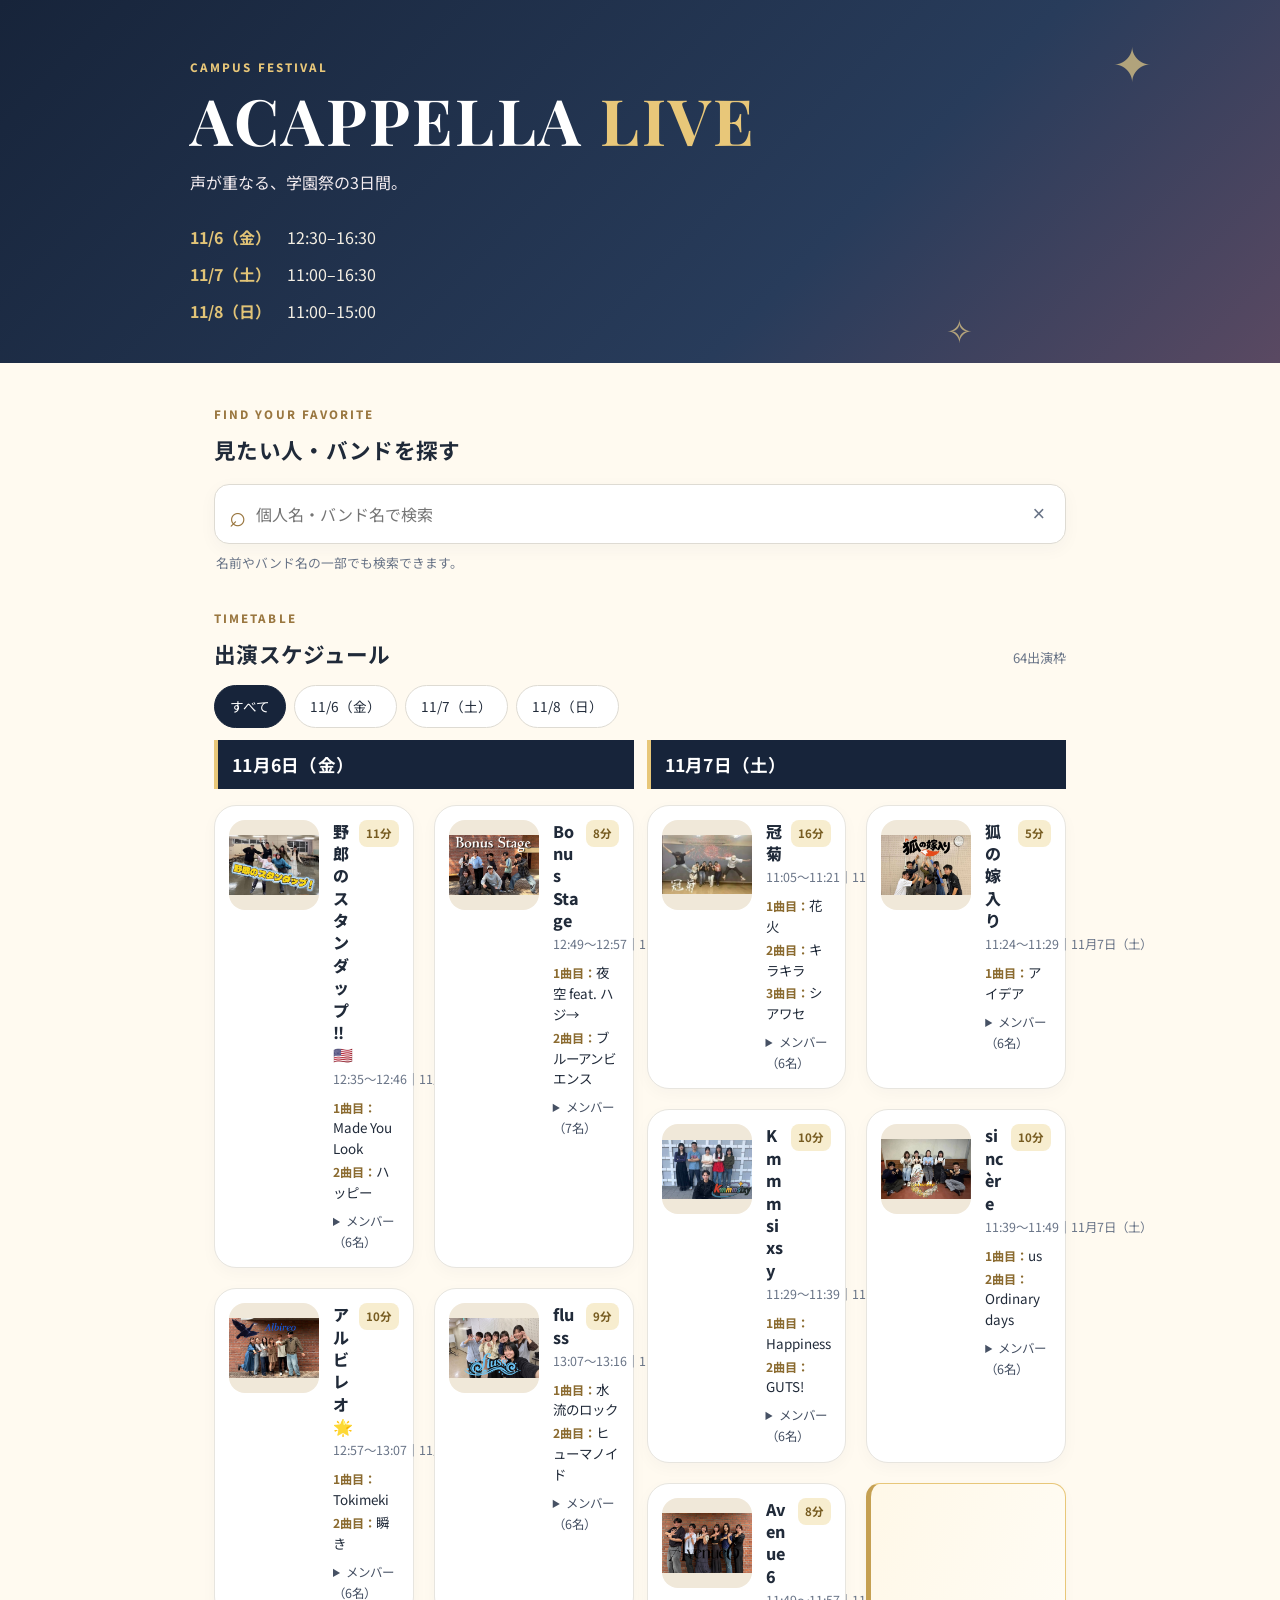
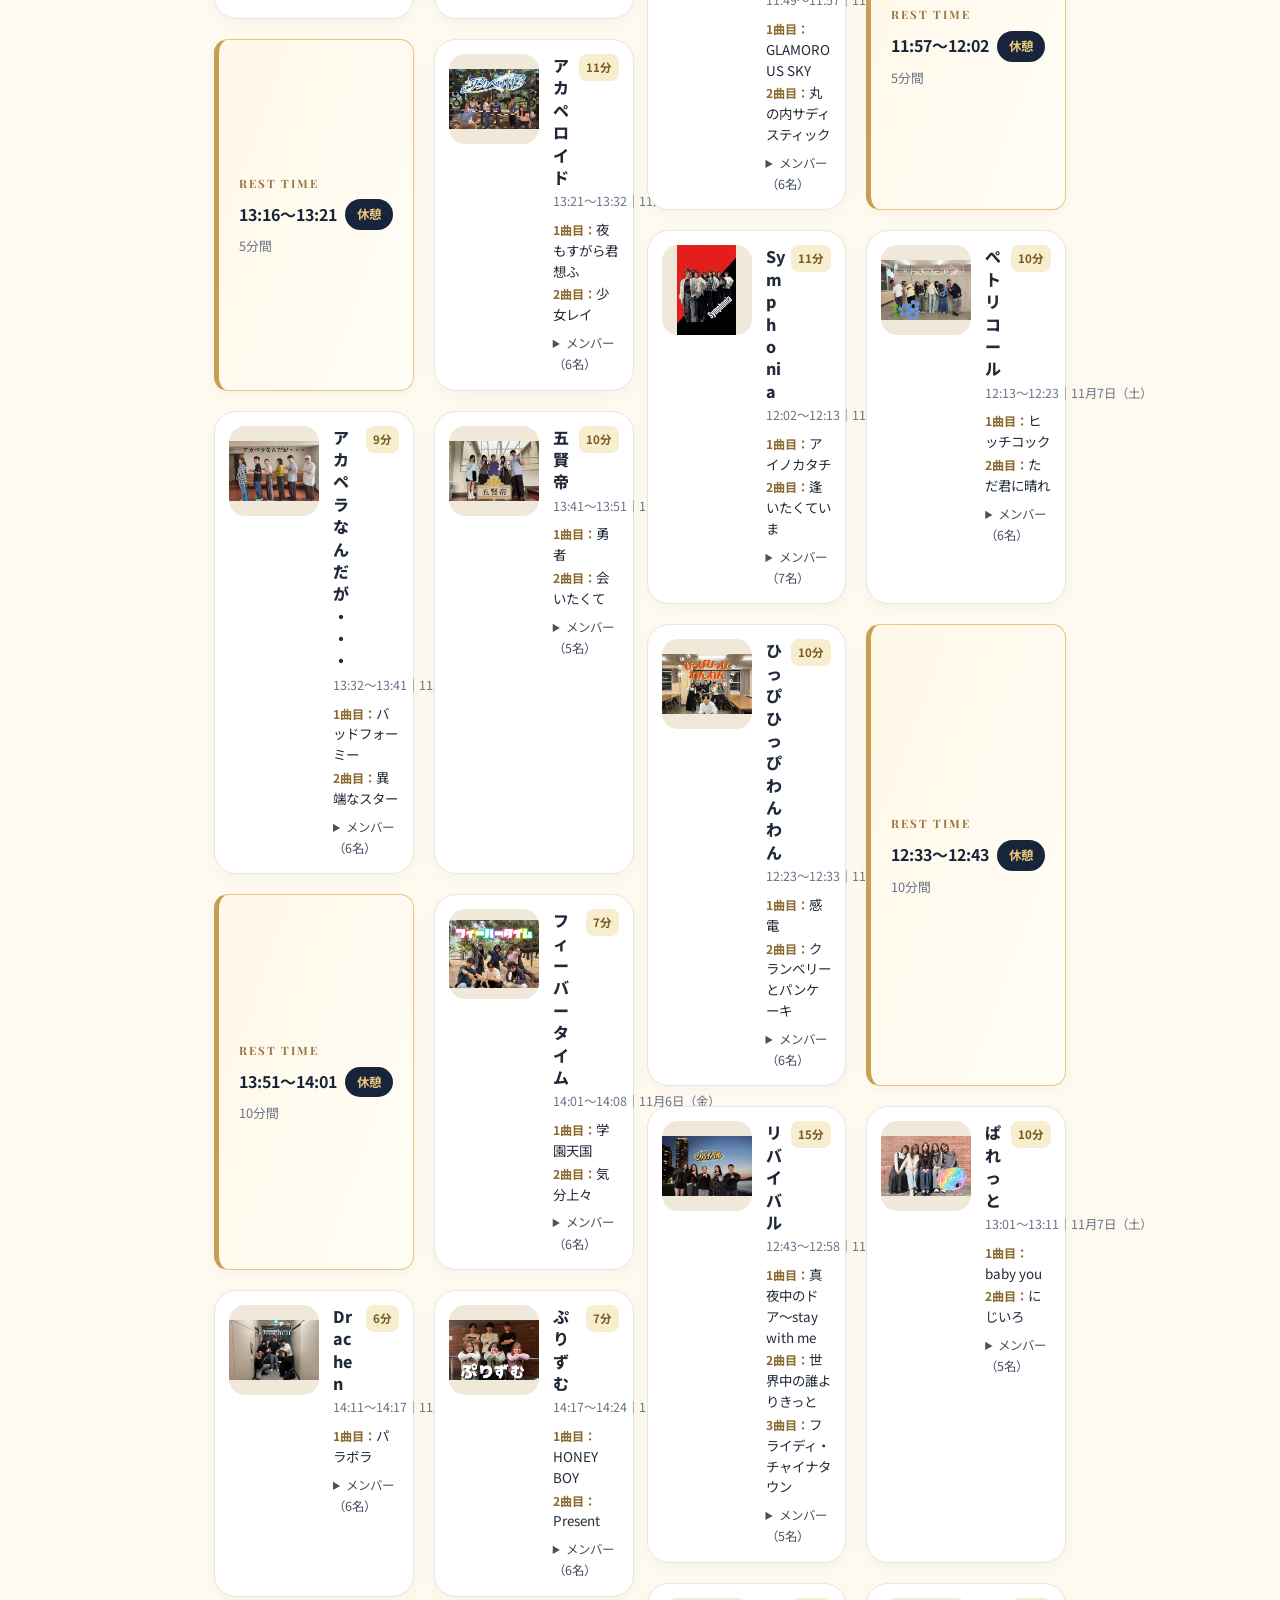
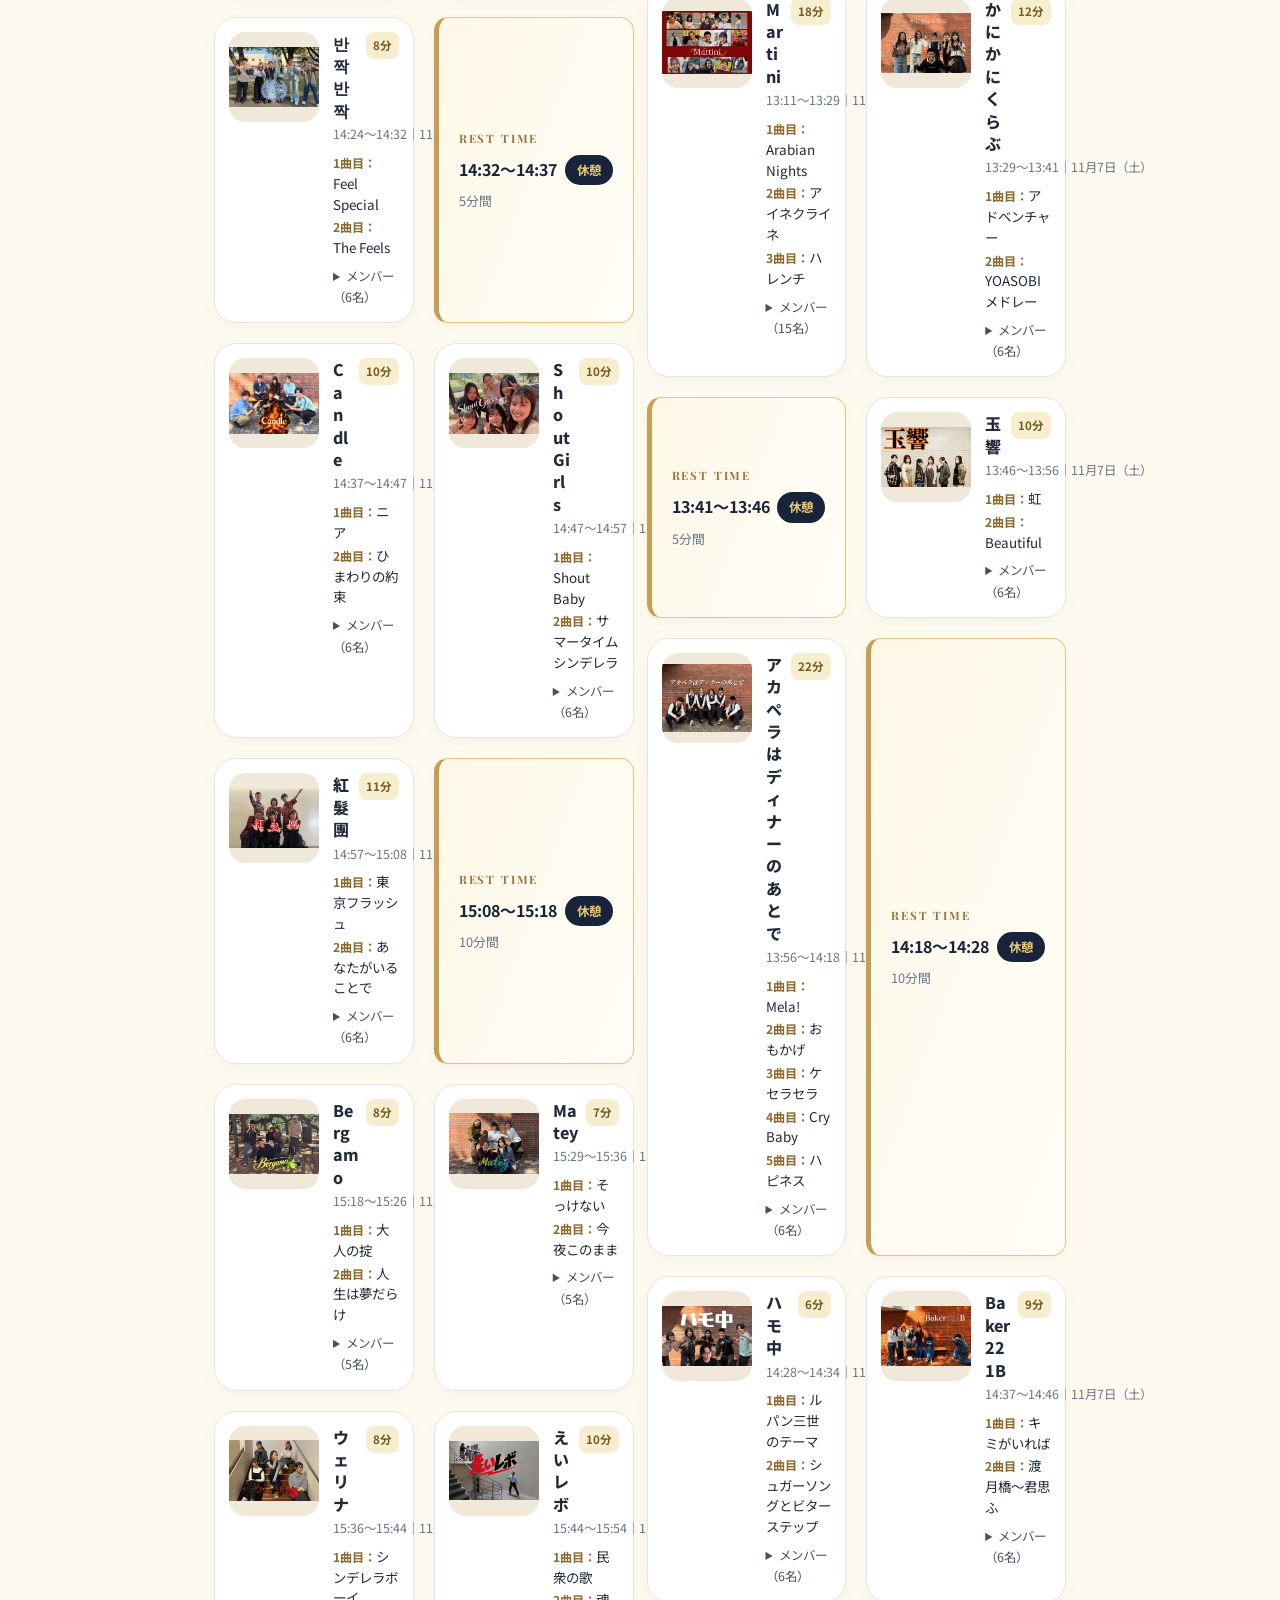
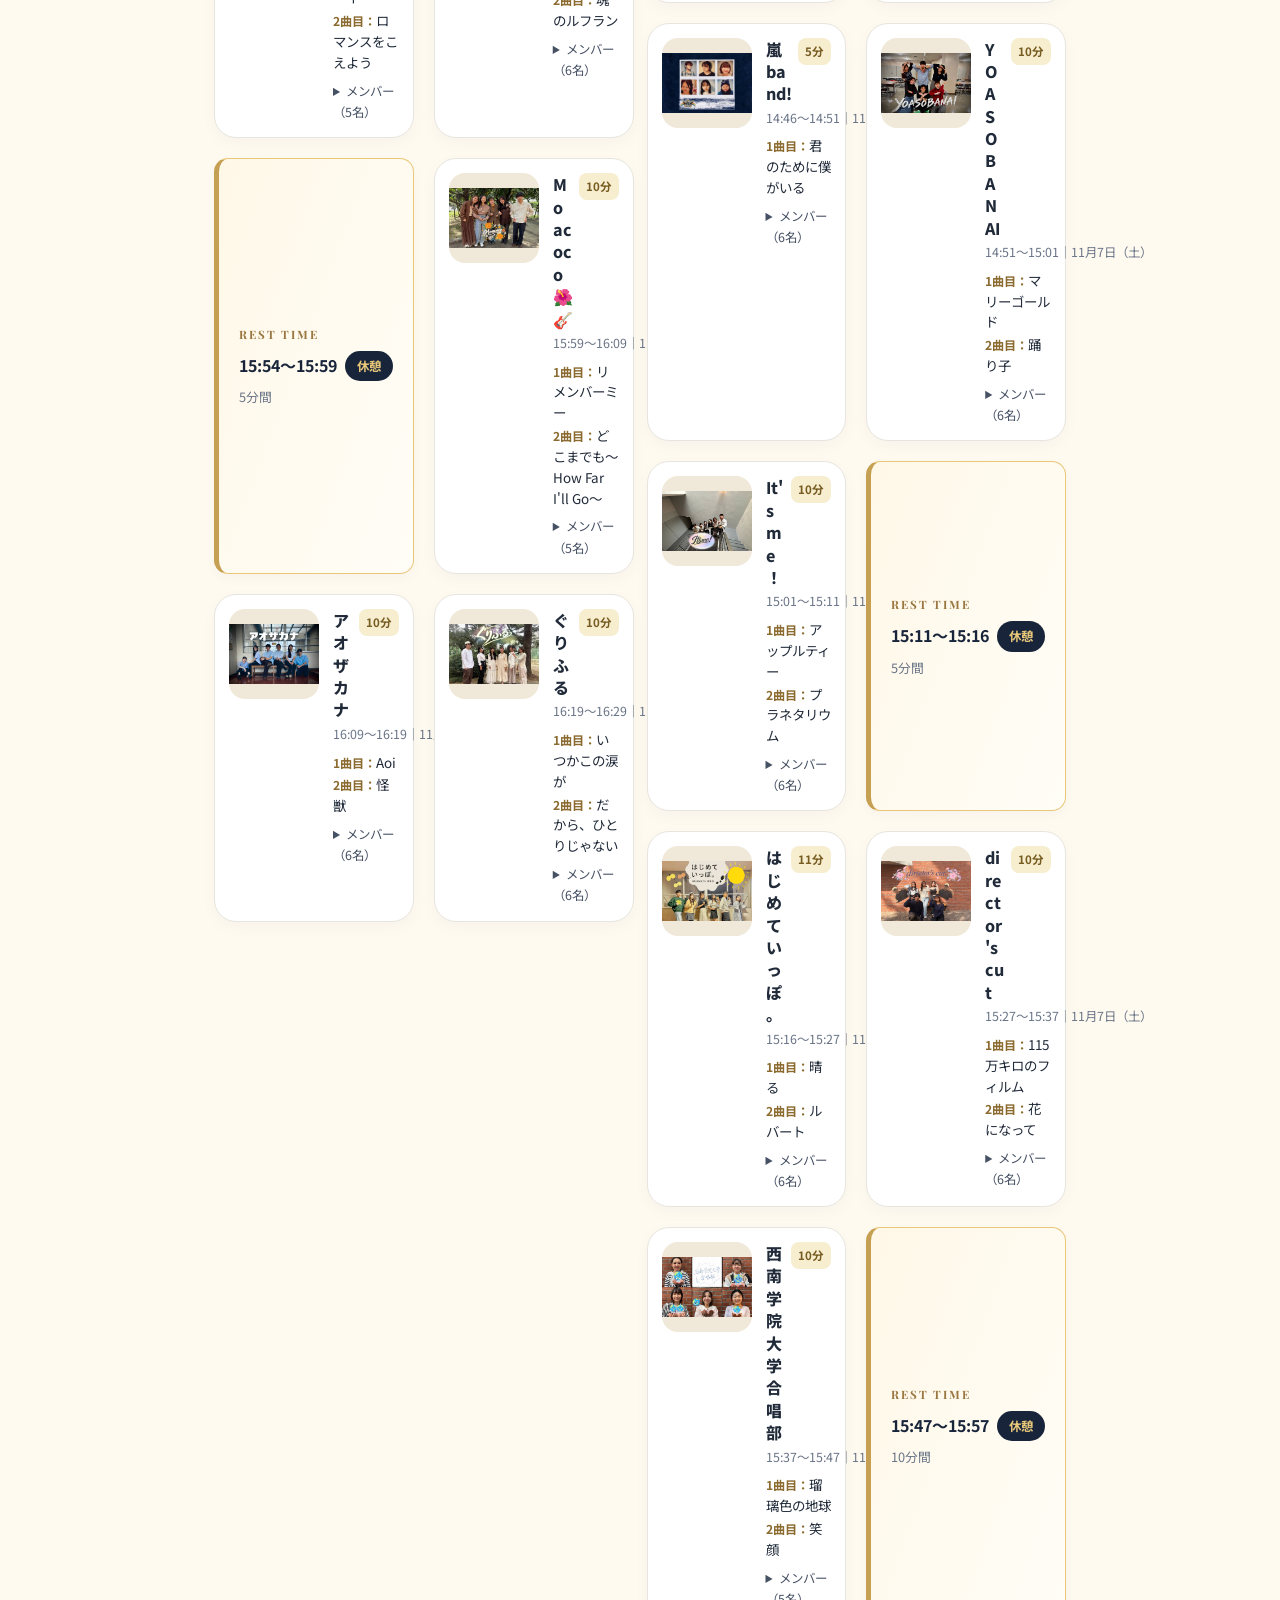
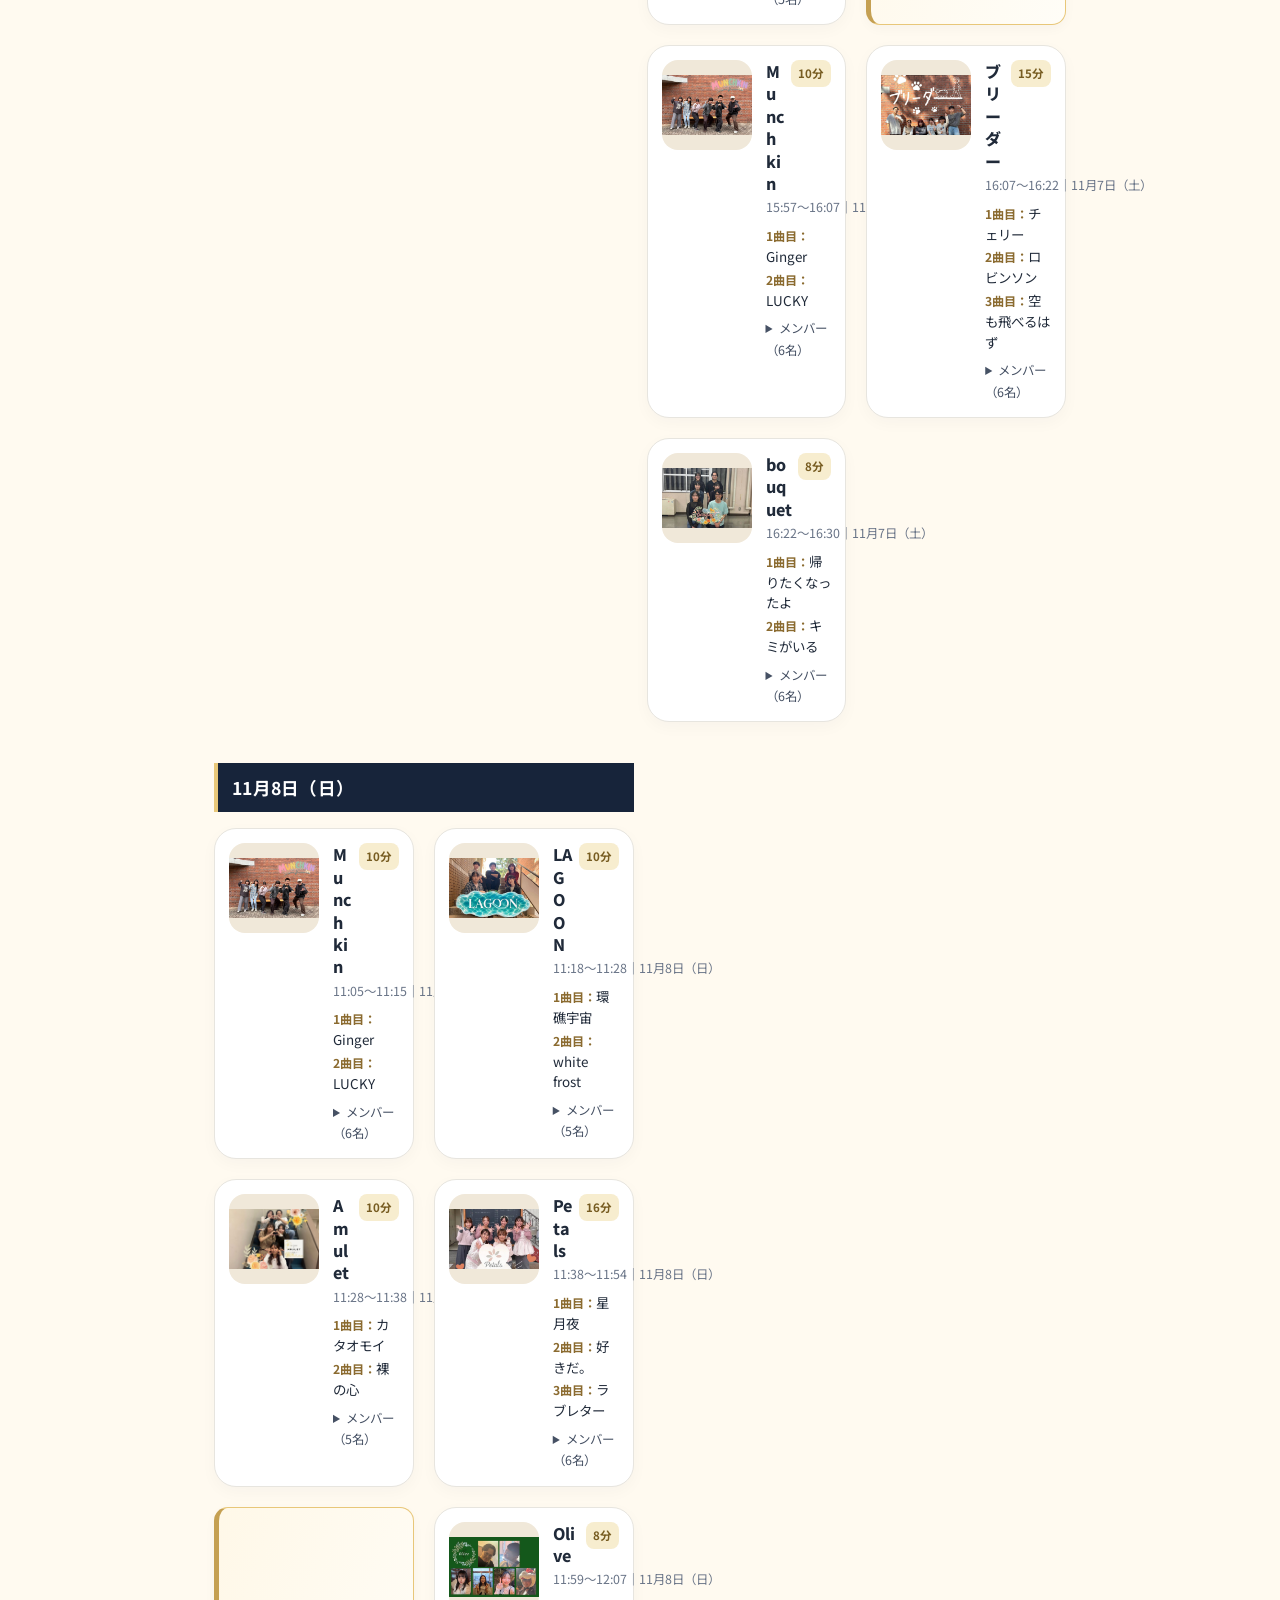
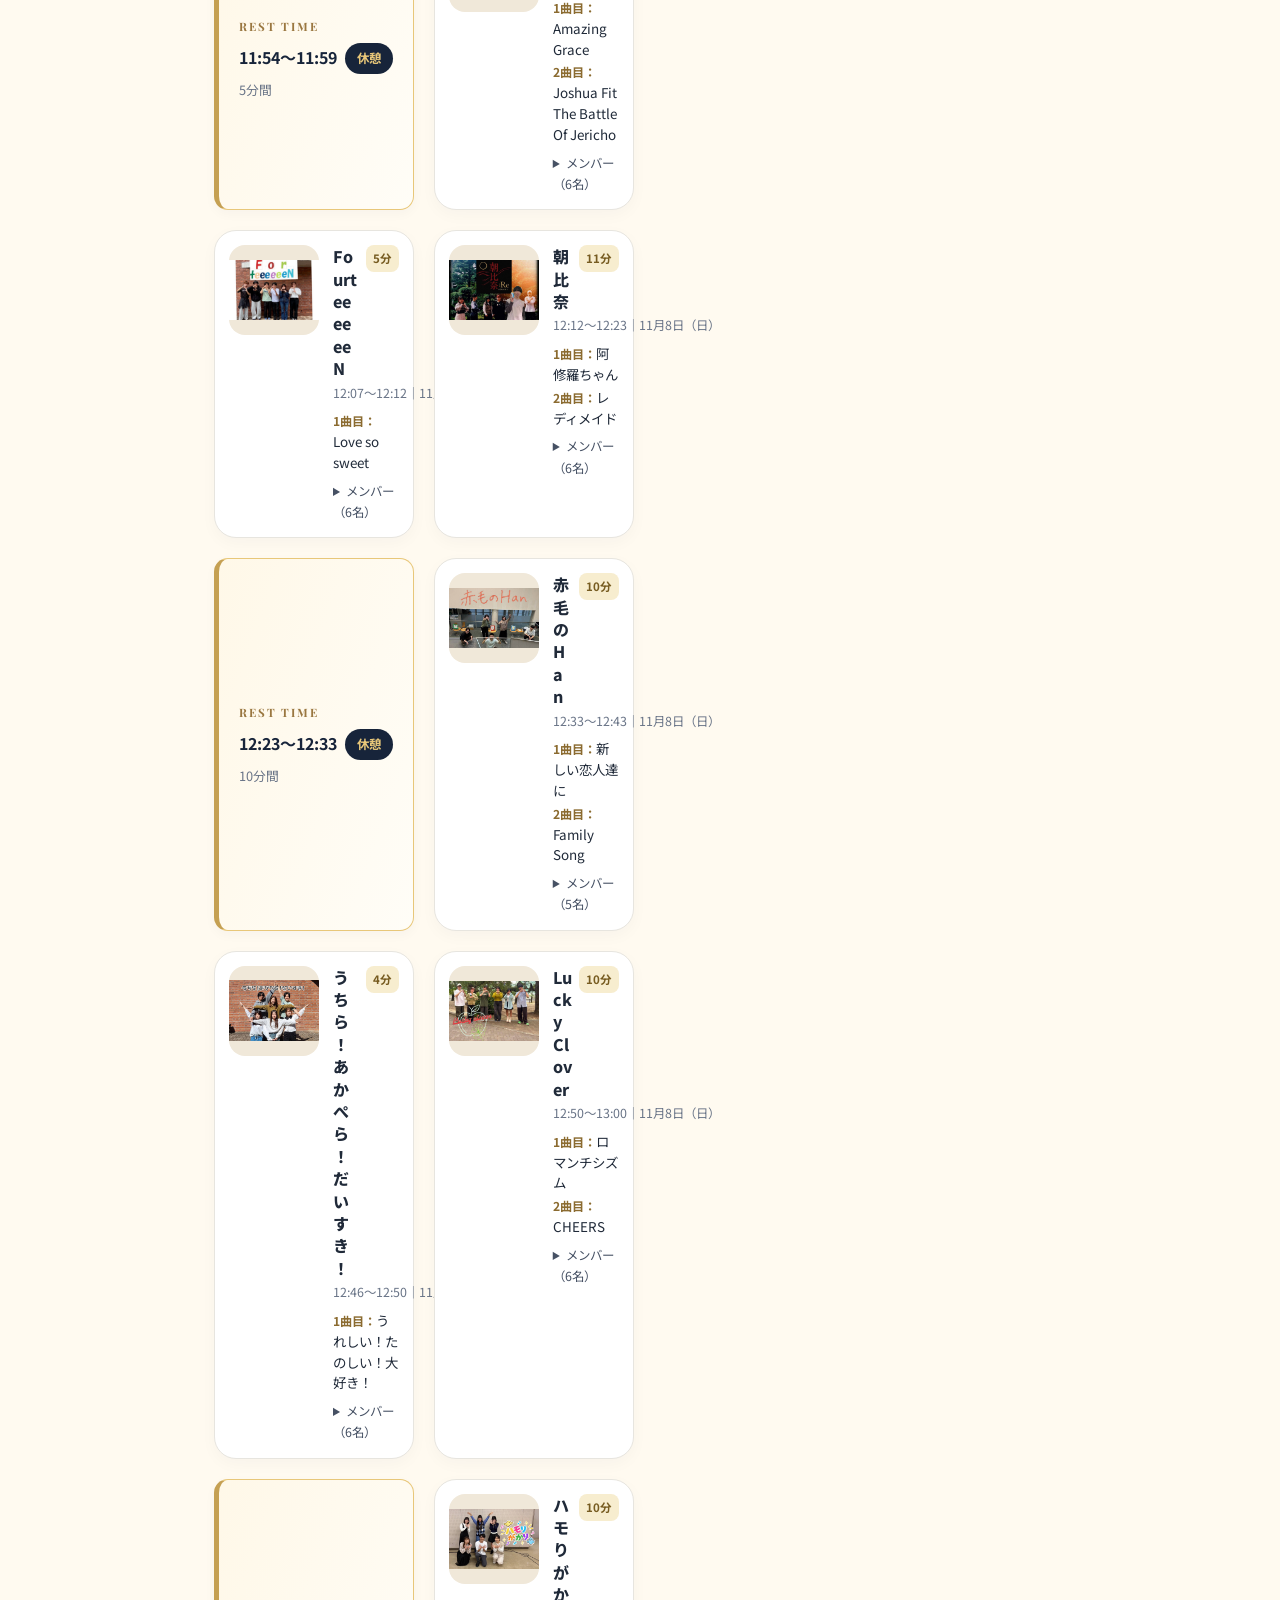
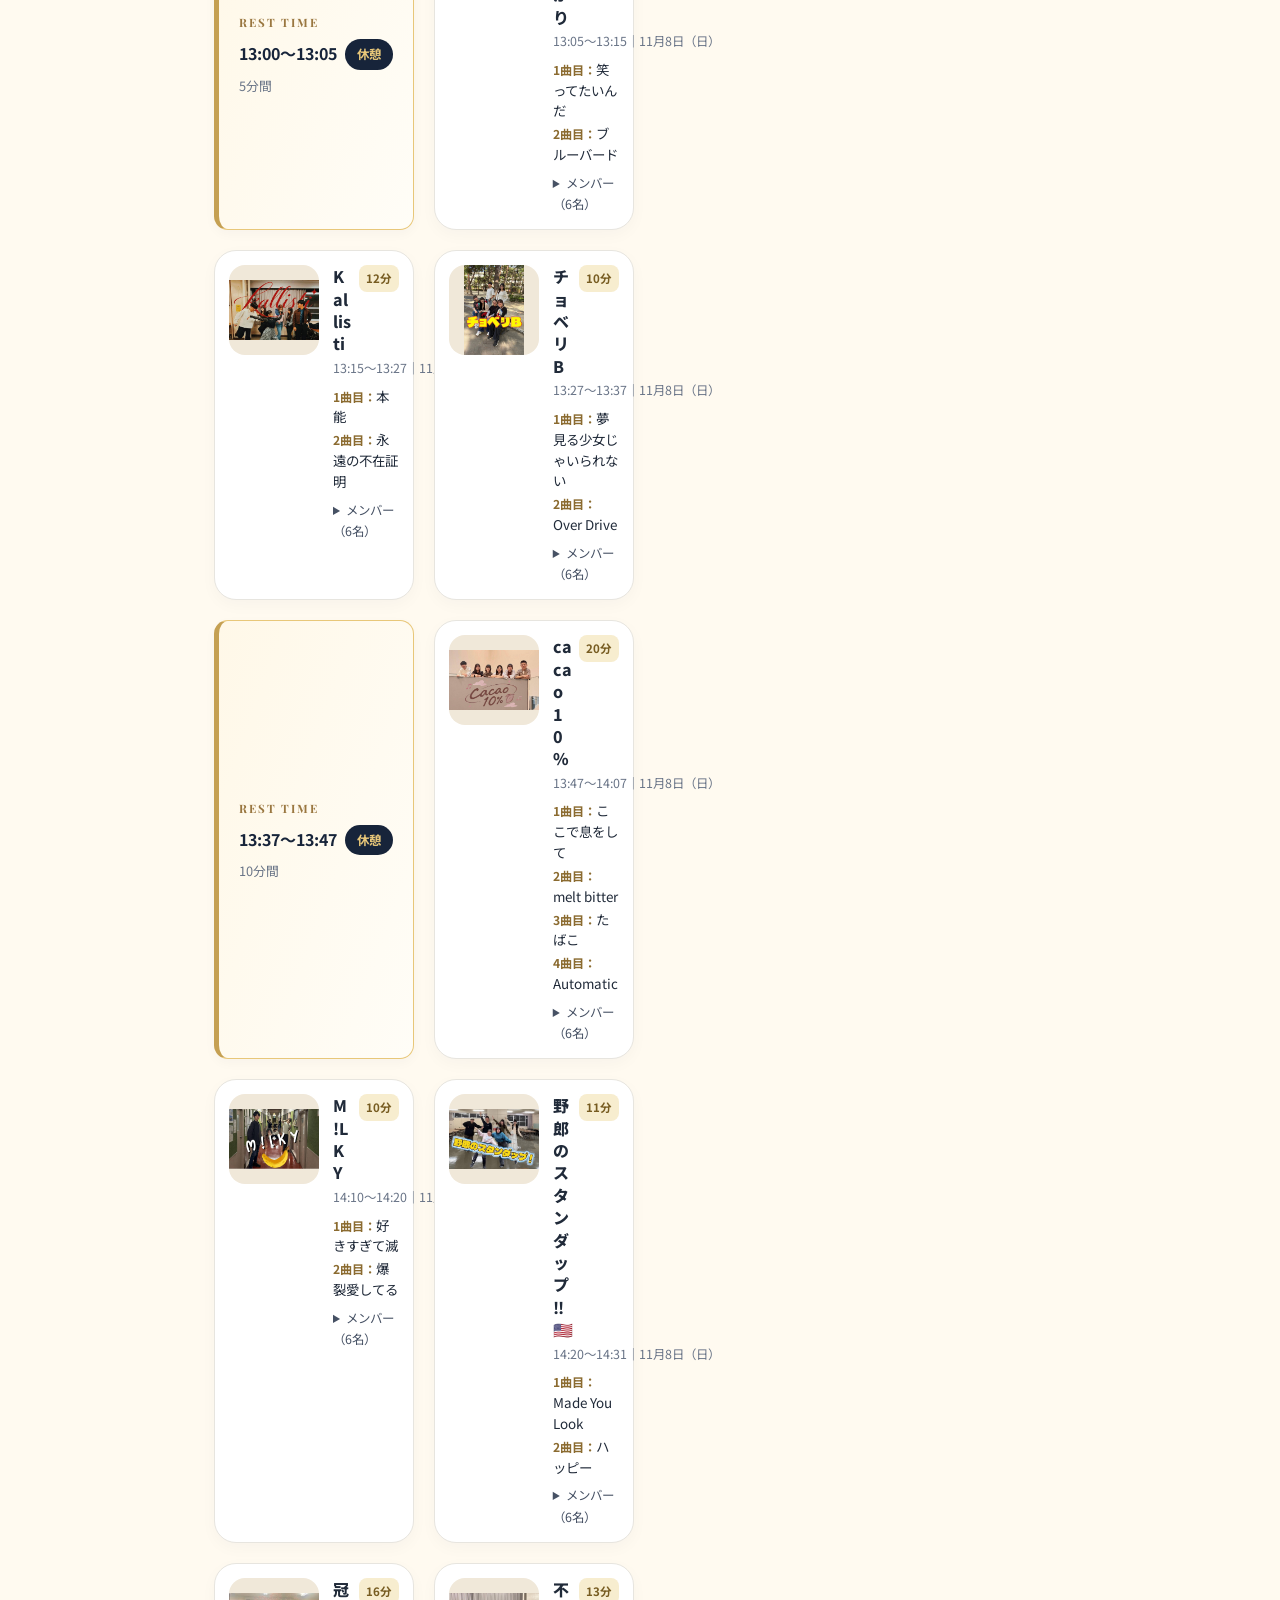
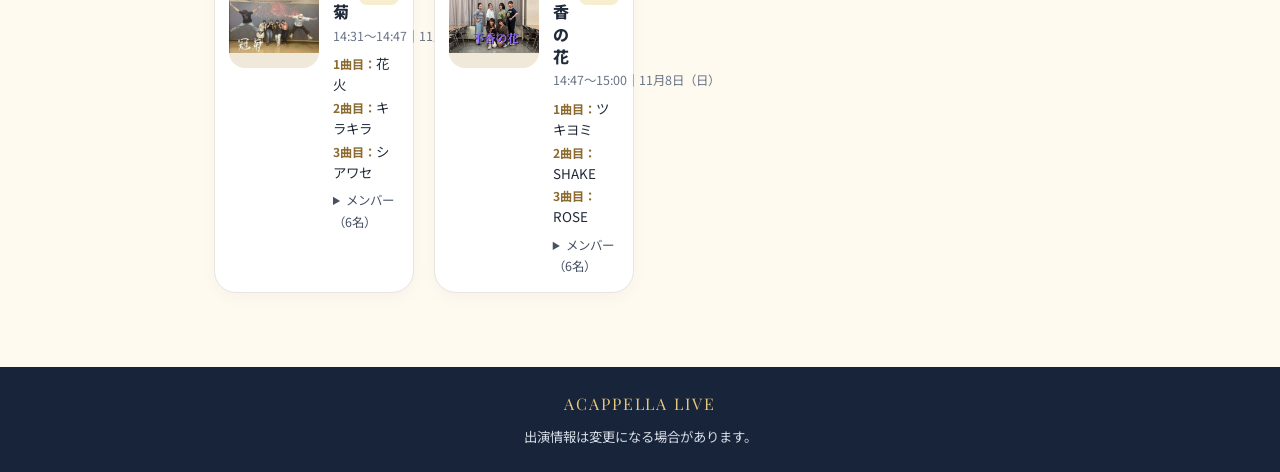
<file: index.html>
<!doctype html>
<html lang="ja">
<head>
  <meta charset="utf-8">
  <meta name="viewport" content="width=device-width, initial-scale=1">
  <meta name="robots" content="noindex">
  <meta name="theme-color" content="#17243a">
  <title>ACAPPELLA LIVE｜学園祭</title>
  <link rel="stylesheet" href="style.css">
</head>
<body>
  <header class="hero">
    <div class="hero-inner">
      <p class="eyebrow">CAMPUS FESTIVAL</p>
      <h1>ACAPPELLA <span>LIVE</span></h1>
      <p class="hero-copy">声が重なる、学園祭の3日間。</p>
      <div class="festival-dates">
  <p><strong>11/6（金）</strong>　12:30–16:30</p>
  <p><strong>11/7（土）</strong>　11:00–16:30</p>
  <p><strong>11/8（日）</strong>　11:00–15:00</p>
      </div>
    </div>
    <div class="spark spark-one">✦</div><div class="spark spark-two">✧</div>
  </header>
  <main>
    <section class="search-section">
      <p class="section-kicker">FIND YOUR FAVORITE</p>
      <h2>見たい人・バンドを探す</h2>
      <label class="search-box">
        <span aria-hidden="true">⌕</span>
        <input id="search" type="search" placeholder="個人名・バンド名で検索" autocomplete="off">
        <button id="clear-search" type="button" aria-label="検索をクリア">×</button>
      </label>
      <p class="hint">名前やバンド名の一部でも検索できます。</p>
    </section>
    <section class="schedule-section">
      <div class="section-heading">
        <div><p class="section-kicker">TIMETABLE</p><h2 id="list-title">出演バンド</h2></div>
        <span id="result-count" class="count"></span>
      </div>
      <div class="day-tabs" id="day-tabs">
        <button class="active" data-day="all">すべて</button>
        <button data-day="day1">11/6（金）</button>
        <button data-day="day2">11/7（土）</button>
        <button data-day="day3">11/8（日）</button>
      </div>
      <div id="band-list" class="band-list"></div>
      <p id="empty-state" class="empty" hidden>該当する出演者・バンドが見つかりませんでした。別のキーワードで検索してください。</p>
    </section>
  </main>
  
  <footer><p>ACAPPELLA LIVE</p><small>出演情報は変更になる場合があります。</small></footer>

  <button id="back-to-top" type="button" aria-label="ページの一番上に戻る" title="一番上に戻る">
    ↑
  </button>

  <script src="data.js"></script>
  <script src="app.js"></script>
  <script>
    const backToTop = document.getElementById("back-to-top");

    window.addEventListener("scroll", () => {
      backToTop.classList.toggle("visible", window.scrollY > 300);
    });

    backToTop.addEventListener("click", () => {
      window.scrollTo({
        top: 0,
        behavior: "smooth"
      });
    });
  </script>
</body>
</html>
</file>
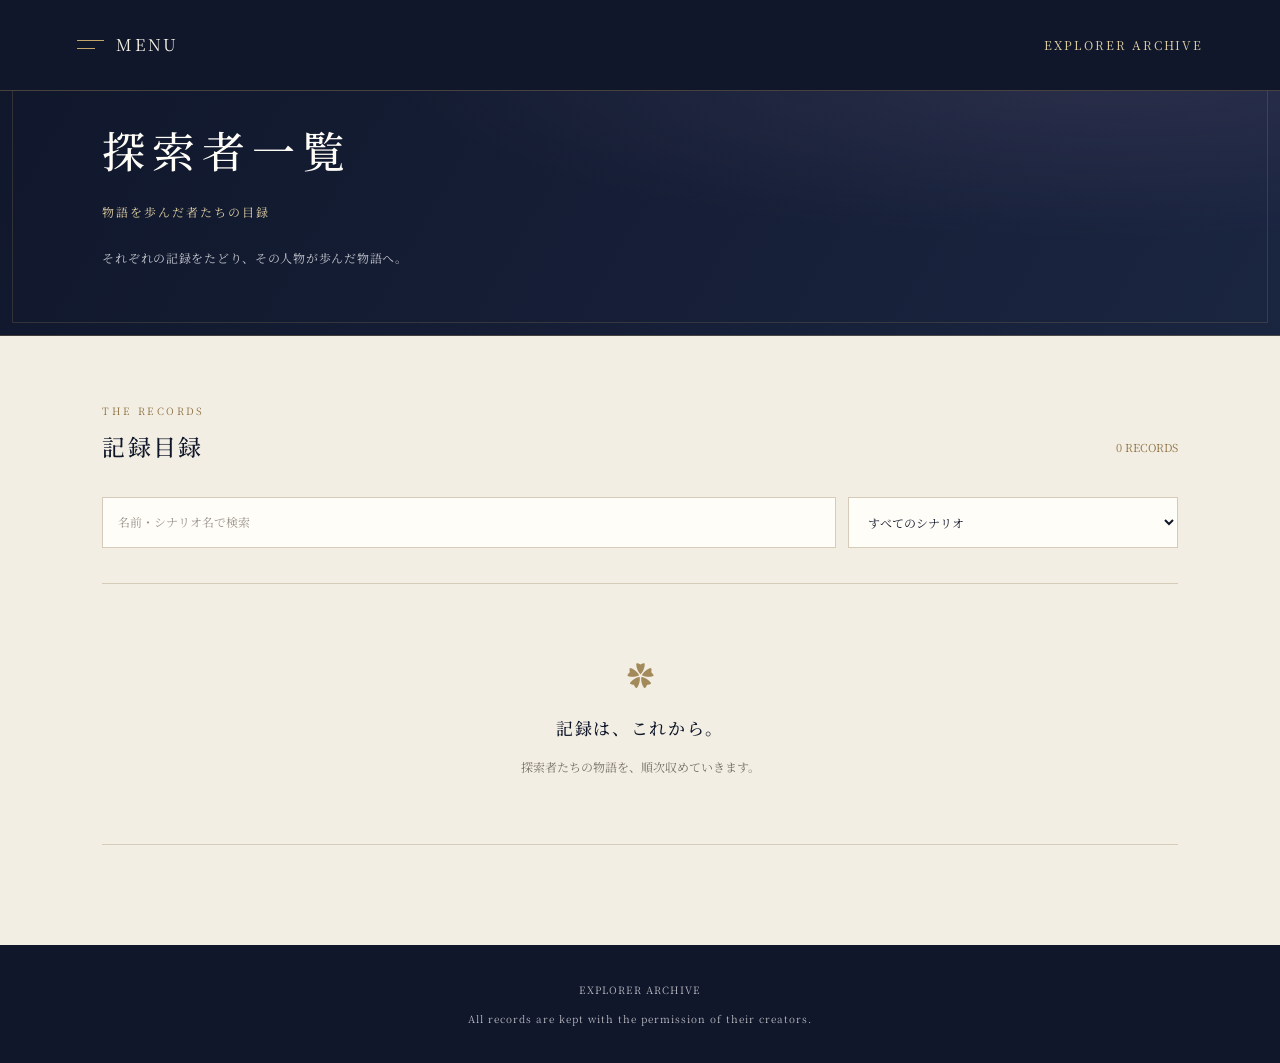
<file: explorers.html>
<!DOCTYPE html>
<html lang="ja">
<head>
  <meta charset="UTF-8">
  <meta name="viewport" content="width=device-width, initial-scale=1.0">
  <meta name="description" content="物語を歩んだ探索者たちの記録目録。">
  <title>探索者一覧 | 探索者記録庫</title>

  <link rel="preconnect" href="https://fonts.googleapis.com">
  <link rel="preconnect" href="https://fonts.gstatic.com" crossorigin>
  <link href="https://fonts.googleapis.com/css2?family=Noto+Serif+JP:wght@400;500;600;700&display=swap" rel="stylesheet">

  <style>
    :root {
      --ink: #10172b;
      --ink-light: #1a2540;
      --gold: #c5a66a;
      --gold-light: #e3d2a5;
      --paper: #f3eee3;
      --white: #fffdf7;
      --muted: #b7b7bd;
    }

    * { box-sizing: border-box; }

    html { scroll-behavior: smooth; }

    body {
      margin: 0;
      background: var(--ink);
      color: var(--paper);
      font-family: "Noto Serif JP", serif;
      line-height: 1.9;
    }

    a {
      color: inherit;
      text-decoration: none;
    }

    button, input, select { font: inherit; }

    
/* ヘッダー */

.site-header {
  position: absolute;
  z-index: 103;
  top: 0;
  left: 0;
  display: flex;
  align-items: center;
  justify-content: space-between;
  width: 100%;
  padding: 22px 6%;
  border-bottom: 1px solid rgba(197, 166, 106, 0.3);
  background: var(--ink);
}

    
.menu-button {
  position: relative;
  z-index: 102;
  display: flex;
  align-items: center;
  gap: 12px;
  padding: 8px 0;
  border: 0;
  background: transparent;
  color: var(--paper);
  cursor: pointer;
  letter-spacing: 0.18em;
}

.menu-icon {
  position: relative;
  display: block;
  width: 27px;
  height: 20px;
}

.menu-icon span {
  position: absolute;
  left: 0;
  display: block;
  width: 27px;
  height: 1px;
  background: var(--gold);
  transition: transform 0.3s ease, top 0.3s ease, width 0.3s ease;
}

.menu-icon span:first-child {
  top: 5px;
}

.menu-icon span:last-child {
  top: 13px;
  width: 18px;
}

.menu-button:hover .menu-icon span:last-child {
  width: 27px;
}

/* メニューを開くと二本線が「×」になる */
.menu-button[aria-expanded="true"] .menu-icon span:first-child {
  top: 9px;
  transform: rotate(45deg);
}

.menu-button[aria-expanded="true"] .menu-icon span:last-child {
  top: 9px;
  width: 27px;
  transform: rotate(-45deg);
}

    .brand {
      color: var(--gold-light);
      font-size: 12px;
      letter-spacing: .16em;
    }

.menu-panel {
  position: fixed;
  z-index: 101;
  top: 0;
  bottom: 0;
  left: 0;
  width: 320px;
  max-width: 84vw;
  padding: 105px 30px 35px;
  overflow-y: auto;
  border-right: 1px solid rgba(197, 166, 106, 0.65);
  background: rgba(16, 23, 43, 0.98);
  box-shadow: 12px 0 40px rgba(0, 0, 0, 0.25);
  transform: translateX(-105%);
  visibility: hidden;
  transition: transform 0.35s ease, visibility 0.35s ease;
}

.menu-panel.open {
  transform: translateX(0);
  visibility: visible;
}

/* メニュー下部の紹介文 */
.menu-footer {
  margin-top: 70px;
  padding-top: 18px;
  color: rgba(243, 238, 227, 0.55);
  font-size: 10px;
  letter-spacing: 0.12em;
  line-height: 2.2;
}

.menu-footer span {
  display: block;
  margin-top: 5px;
  color: rgba(197, 166, 106, 0.55);
  font-size: 8px;
  letter-spacing: 0.2em;
}


    
.menu-heading {
  margin-bottom: 28px;
  padding-bottom: 22px;
  border-bottom: 1px solid rgba(197, 166, 106, 0.45);
  text-align: center;
}

.menu-flower {
  margin-bottom: 10px;
  color: var(--gold-light);
  font-size: 22px;
  line-height: 1.5;
}

.menu-heading p {
  margin: 0;
  color: var(--gold-light);
  font-size: 16px;
  letter-spacing: 0.15em;
}

.menu-heading span {
  display: block;
  margin-top: 7px;
  color: #a8adbb;
  font-size: 9px;
  letter-spacing: 0.2em;
}

.menu-panel a {
  display: block;
  padding: 15px 8px;
  border-bottom: 1px solid rgba(197, 166, 106, 0.18);
  color: var(--paper);
  font-size: 14px;
  letter-spacing: 0.12em;
  transition: color 0.25s ease, padding-left 0.25s ease;
}

.menu-panel a:hover {
  padding-left: 16px;
  color: var(--gold-light);
}


    .menu-button,
    .menu-panel { isolation: isolate; }

    /* ページ見出し */
    .page-heading {
      position: relative;
      padding: 75px 8% 65px;
      overflow: hidden;
      border-bottom: 1px solid rgba(197,166,106,.25);
      background:
        radial-gradient(ellipse at 85% 20%, rgba(91,79,111,.28), transparent 45%),
        linear-gradient(120deg, #10172b, #1a2540);
    }

    .page-heading::before {
      position: absolute;
      inset: 12px;
      border: 1px solid rgba(197,166,106,.18);
      content: "";
      pointer-events: none;
    }

    .eyebrow {
      margin: 0 0 15px;
      color: var(--gold);
      font-size: 10px;
      letter-spacing: .3em;
    }

    .page-heading h1 {
      margin: 0;
      color: var(--white);
      font-size: clamp(28px, 5vw, 43px);
      font-weight: 500;
      letter-spacing: .16em;
    }

    .heading-subtitle {
      margin: 10px 0 0;
      color: var(--gold-light);
      font-size: 12px;
      letter-spacing: .16em;
    }

    .heading-description {
      margin: 24px 0 0;
      color: #c9cad2;
      font-size: 12px;
      letter-spacing: .06em;
    }

    
.menu-flower {
  margin-bottom: 10px;
  color: var(--gold-light);
  font-size: 22px;
  line-height: 1.5;
}


    /* 目録本体 */
    .catalog {
      min-height: 55vh;
      padding: 65px 8% 100px;
      background: var(--paper);
      color: var(--ink);
    }

    .catalog-top {
      display: flex;
      align-items: end;
      justify-content: space-between;
      gap: 20px;
      margin-bottom: 28px;
    }

    .catalog-label {
      margin: 0;
      color: #8e7445;
      font-size: 10px;
      letter-spacing: .24em;
    }

    .catalog-title {
      margin: 5px 0 0;
      font-size: 23px;
      font-weight: 500;
      letter-spacing: .1em;
    }

    .record-count {
      color: #8e7445;
      font-size: 11px;
      white-space: nowrap;
    }

    .search-area {
      display: grid;
      grid-template-columns: minmax(0, 1fr) minmax(150px, .45fr);
      gap: 12px;
      margin-bottom: 35px;
    }

    .search-area input,
    .search-area select {
      width: 100%;
      min-width: 0;
      padding: 13px 15px;
      border: 1px solid #d5cbb8;
      border-radius: 0;
      outline: none;
      background: #fffdf7;
      color: var(--ink);
      font-size: 12px;
    }

    .search-area input:focus,
    .search-area select:focus {
      border-color: #9b804d;
    }

    .search-area input::placeholder {
      color: #99928a;
    }

    /* 探索者カード */
    .explorer-grid {
      display: grid;
      grid-template-columns: repeat(3, minmax(0, 1fr));
      gap: 22px;
    }

    .explorer-card {
      display: block;
      min-width: 0;
      padding: 12px;
      border: 1px solid #d9cfbd;
      background: rgba(255,253,247,.8);
      transition: border-color .25s, transform .25s;
    }

    .explorer-card:hover {
      border-color: var(--gold);
      transform: translateY(-3px);
    }

    .portrait {
      position: relative;
      display: grid;
      place-items: center;
      aspect-ratio: 4 / 5;
      overflow: hidden;
      background:
        radial-gradient(ellipse at 50% 35%, rgba(197,166,106,.16), transparent 55%),
        linear-gradient(145deg, #202b46, #10172b);
      color: var(--gold-light);
    }

    .portrait img {
  width: 100%;
  height: 100%;
  object-fit: cover;
  object-position: center 1%;
  transform: scale(1.1);
    }

    .portrait::before {
      position: absolute;
      inset: 9px;
      border: 1px solid rgba(197,166,106,.35);
      content: "";
    }

    .portrait-mark {
      font-size: 34px;
      opacity: .8;
    }

    .portrait-caption {
      position: absolute;
      right: 14px;
      bottom: 12px;
      left: 14px;
      color: rgba(227,210,165,.75);
      font-size: 8px;
      letter-spacing: .2em;
      text-align: center;
    }

    .card-info {
      padding: 15px 5px 7px;
    }

    .card-number {
      margin: 0;
      color: #8e7445;
      font-size: 9px;
      letter-spacing: .2em;
    }

    .card-name {
      margin: 5px 0 8px;
      font-size: 17px;
      font-weight: 500;
      letter-spacing: .08em;
      overflow-wrap: anywhere;
    }

    .card-meta {
      margin: 0;
      color: #77716a;
      font-size: 10px;
      line-height: 1.9;
      overflow-wrap: anywhere;
    }

    .card-arrow {
      display: flex;
      justify-content: space-between;
      align-items: center;
      margin-top: 14px;
      padding-top: 9px;
      border-top: 1px solid #e5dccd;
      color: #8e7445;
      font-size: 10px;
      letter-spacing: .1em;
    }

    .empty-state {
      padding: 65px 15px;
      border-top: 1px solid #d5cbb8;
      border-bottom: 1px solid #d5cbb8;
      text-align: center;
    }

    .empty-mark {
      color: #a38a5b;
      font-size: 27px;
    }

    .empty-state h3 {
      margin: 12px 0;
      font-size: 17px;
      font-weight: 500;
      letter-spacing: .1em;
    }

    .empty-state p {
      margin: 0;
      color: #77716a;
      font-size: 12px;
    }

    .site-footer {
      padding: 25px 6%;
      color: var(--muted);
      font-size: 10px;
      letter-spacing: .1em;
      text-align: center;
    }

    @media (max-width: 700px) {
      .site-header { padding: 18px 7%; }
      .brand { font-size: 10px; }
      .page-heading { padding: 65px 8% 50px; }
      .catalog { padding: 45px 6% 70px; }
      .explorer-grid { grid-template-columns: repeat(2, minmax(0, 1fr)); gap: 12px; }
      .explorer-card { padding: 8px; }
      .card-name { font-size: 14px; }
      .search-area { grid-template-columns: 1fr; }
    }

    @media (max-width: 360px) {
      .explorer-grid { grid-template-columns: 1fr; }
      .portrait { aspect-ratio: 5 / 4; }
    }


.menu-footer {
  margin-top: 70px;
  padding-top: 18px;
  color: rgba(243, 238, 227, 0.55);
  font-size: 10px;
  letter-spacing: 0.12em;
  line-height: 2.2;
}

.menu-footer span {
  display: block;
  margin-top: 5px;
  color: rgba(197, 166, 106, 0.55);
  font-size: 8px;
  letter-spacing: 0.2em;
}

    
  </style>
</head>

<body>
  <header class="site-header">
    <button class="menu-button" id="menuButton"
      type="button" aria-expanded="false" aria-controls="menuPanel">
      <span class="menu-icon" aria-hidden="true">
        <span></span><span></span>
      </span>
      <span>MENU</span>
    </button>

    <a class="brand" href="index.html">EXPLORER ARCHIVE</a>

    
<nav class="menu-panel" id="menuPanel" aria-label="メインメニュー" inert>
  <div class="menu-heading">
    <div class="menu-flower" aria-hidden="true">✿</div>
    <p>探索者図鑑</p>
    <span>EXPLORER ARCHIVE</span>
  </div>

  <a href="index.html">ホーム</a>
  <a href="explorers.html">探索者一覧</a>
  <a href="about.html">このサイトについて</a>

  <div class="menu-footer">
    それぞれの物語を、ここに。
    <span>EXPLORER ARCHIVE</span>
  </div>
</nav>

  </header>

  <main>
    <section class="page-heading">
      <p class="eyebrow">EXPLORER ARCHIVE / CATALOG</p>
      <h1>探索者一覧</h1>
      <p class="heading-subtitle">物語を歩んだ者たちの目録</p>
      <p class="heading-description">
        それぞれの記録をたどり、その人物が歩んだ物語へ。
      </p>
    </section>

    <section class="catalog">
      <div class="catalog-top">
        <div>
          <p class="catalog-label">THE RECORDS</p>
          <h2 class="catalog-title">記録目録</h2>
        </div>
        <p class="record-count" id="recordCount">0 RECORDS</p>
      </div>

      <div class="search-area">
        <input
          id="searchInput"
          type="search"
          placeholder="名前・シナリオ名で検索"
          aria-label="名前・シナリオ名で検索"
        >
        <select id="scenarioFilter" aria-label="シナリオで絞り込む">
          <option value="">すべてのシナリオ</option>
        </select>
      </div>

      <div class="explorer-grid" id="explorerGrid"></div>

      <div class="empty-state" id="emptyState">
        <div class="empty-mark" aria-hidden="true">✿</div>
        <h3>記録は、これから。</h3>
        <p>探索者たちの物語を、順次収めていきます。</p>
      </div>
    </section>
  </main>

  <footer class="site-footer">
    <p>EXPLORER ARCHIVE</p>
    <p>All records are kept with the permission of their creators.</p>
  </footer>

  <script>
    /*
      探索者を追加するときは、この配列に記録を追加します。
      portrait: 画像ファイルのパス
      scenarios: 参加したシナリオ名
      url: 詳細ページのファイル名
    */
    

const explorers = [
  {
    id: "001",
    name: "黒月 季",
    description: "大学生／殺し屋",
    scenarios: ["ドロップアウトディスパイア"],
    portrait: "images/kurozuki-minoru.png",
    url: "characters/001.html"
  },
  {
    id: "002",
    name: "秋野 楓",
    description: "高校生",
    scenarios: ["初恋性ストックホルム症候群"],
    portrait: "images/akino-kaede.png",
    url: "characters/002.html"
  }
];



    const grid = document.getElementById("explorerGrid");
    const emptyState = document.getElementById("emptyState");
    const searchInput = document.getElementById("searchInput");
    const scenarioFilter = document.getElementById("scenarioFilter");
    const recordCount = document.getElementById("recordCount");

    function escapeHTML(value) {
      return String(value).replace(/[&<>"']/g, char => ({
        "&": "&amp;",
        "<": "&lt;",
        ">": "&gt;",
        '"': "&quot;",
        "'": "&#39;"
      })[char]);
    }

    function setupScenarioFilter() {
      const scenarios = [...new Set(
        explorers.flatMap(person => person.scenarios || [])
      )].sort();

      scenarios.forEach(scenario => {
        const option = document.createElement("option");
        option.value = scenario;
        option.textContent = scenario;
        scenarioFilter.appendChild(option);
      });
    }

    function renderExplorers() {
      const query = searchInput.value.trim().toLowerCase();
      const selectedScenario = scenarioFilter.value;

      const filtered = explorers.filter(person => {
        const searchable = [
          person.name,
          person.description,
          ...(person.scenarios || [])
        ].join(" ").toLowerCase();

        const matchesQuery = searchable.includes(query);
        const matchesScenario = !selectedScenario ||
          (person.scenarios || []).includes(selectedScenario);

        return matchesQuery && matchesScenario;
      });

      recordCount.textContent = `${filtered.length} RECORDS`;
      grid.innerHTML = "";

      filtered.forEach(person => {
        const card = document.createElement("a");
        card.className = "explorer-card";
        card.href = person.url || "#";
        card.setAttribute("aria-label", `${person.name}の記録`);

        const portrait = person.portrait
? "<img src="${escapeHTML(person.portrait)}" alt="${escapeHTML(person.name)}の立ち絵" style="width:100%;height:100%;object-fit:${person.id === '002' ? 'contain' : 'cover'};object-position:center;position:absolute;inset:0;${person.id === '002' ? 'transform:scale(0.92);' : 'transform:scale(1.1);'}">"
: "<span class="portrait-mark" aria-hidden="true">✿</span> <span class="portrait-caption">EXPLORER RECORD</span>";
        const scenarios = (person.scenarios || [])
          .map(escapeHTML).join(" ／ ");

        card.innerHTML = `
          <div class="portrait">${portrait}</div>
          <div class="card-info">
            <p class="card-number">FILE ${escapeHTML(person.id)}</p>
            <h3 class="card-name">${escapeHTML(person.name)}</h3>
            <p class="card-meta">${escapeHTML(person.description || "")}</p>
            <p class="card-meta">${scenarios}</p>
            <div class="card-arrow">
              <span>記録を読む</span><span aria-hidden="true">→</span>
            </div>
          </div>
        `;

        if (!person.url) {
          card.addEventListener("click", event => event.preventDefault());
          card.setAttribute("aria-disabled", "true");
        }

        grid.appendChild(card);
      });

      emptyState.hidden = filtered.length > 0;

      if (explorers.length > 0 && filtered.length === 0) {
        emptyState.querySelector("h3").textContent = "該当する記録がありません";
        emptyState.querySelector("p").textContent =
          "検索語やシナリオ名を変更してお試しください。";
      } else {
        emptyState.querySelector("h3").textContent = "記録は、これから。";
        emptyState.querySelector("p").textContent =
          "探索者たちの物語を、順次収めていきます。";
      }
    }

    searchInput.addEventListener("input", renderExplorers);
    scenarioFilter.addEventListener("change", renderExplorers);

    setupScenarioFilter();
    renderExplorers();

    
const menuButton = document.getElementById("menuButton");
const menuPanel = document.getElementById("menuPanel");

function setMenuOpen(isOpen) {
  menuPanel.classList.toggle("open", isOpen);
  menuButton.setAttribute("aria-expanded", String(isOpen));
  menuPanel.inert = !isOpen;
}

menuButton.addEventListener("click", () => {
  const isOpen =
    menuButton.getAttribute("aria-expanded") === "true";

  setMenuOpen(!isOpen);
});

document.addEventListener("click", (event) => {
  if (
    menuButton.getAttribute("aria-expanded") === "true" &&
    !menuButton.contains(event.target) &&
    !menuPanel.contains(event.target)
  ) {
    setMenuOpen(false);
  }
});

document.addEventListener("keydown", (event) => {
  if (event.key === "Escape") {
    setMenuOpen(false);
  }
});

menuPanel.querySelectorAll("a").forEach((link) => {
  link.addEventListener("click", () => {
    setMenuOpen(false);
  });
});

  </script>
</body>
</html>
</file>
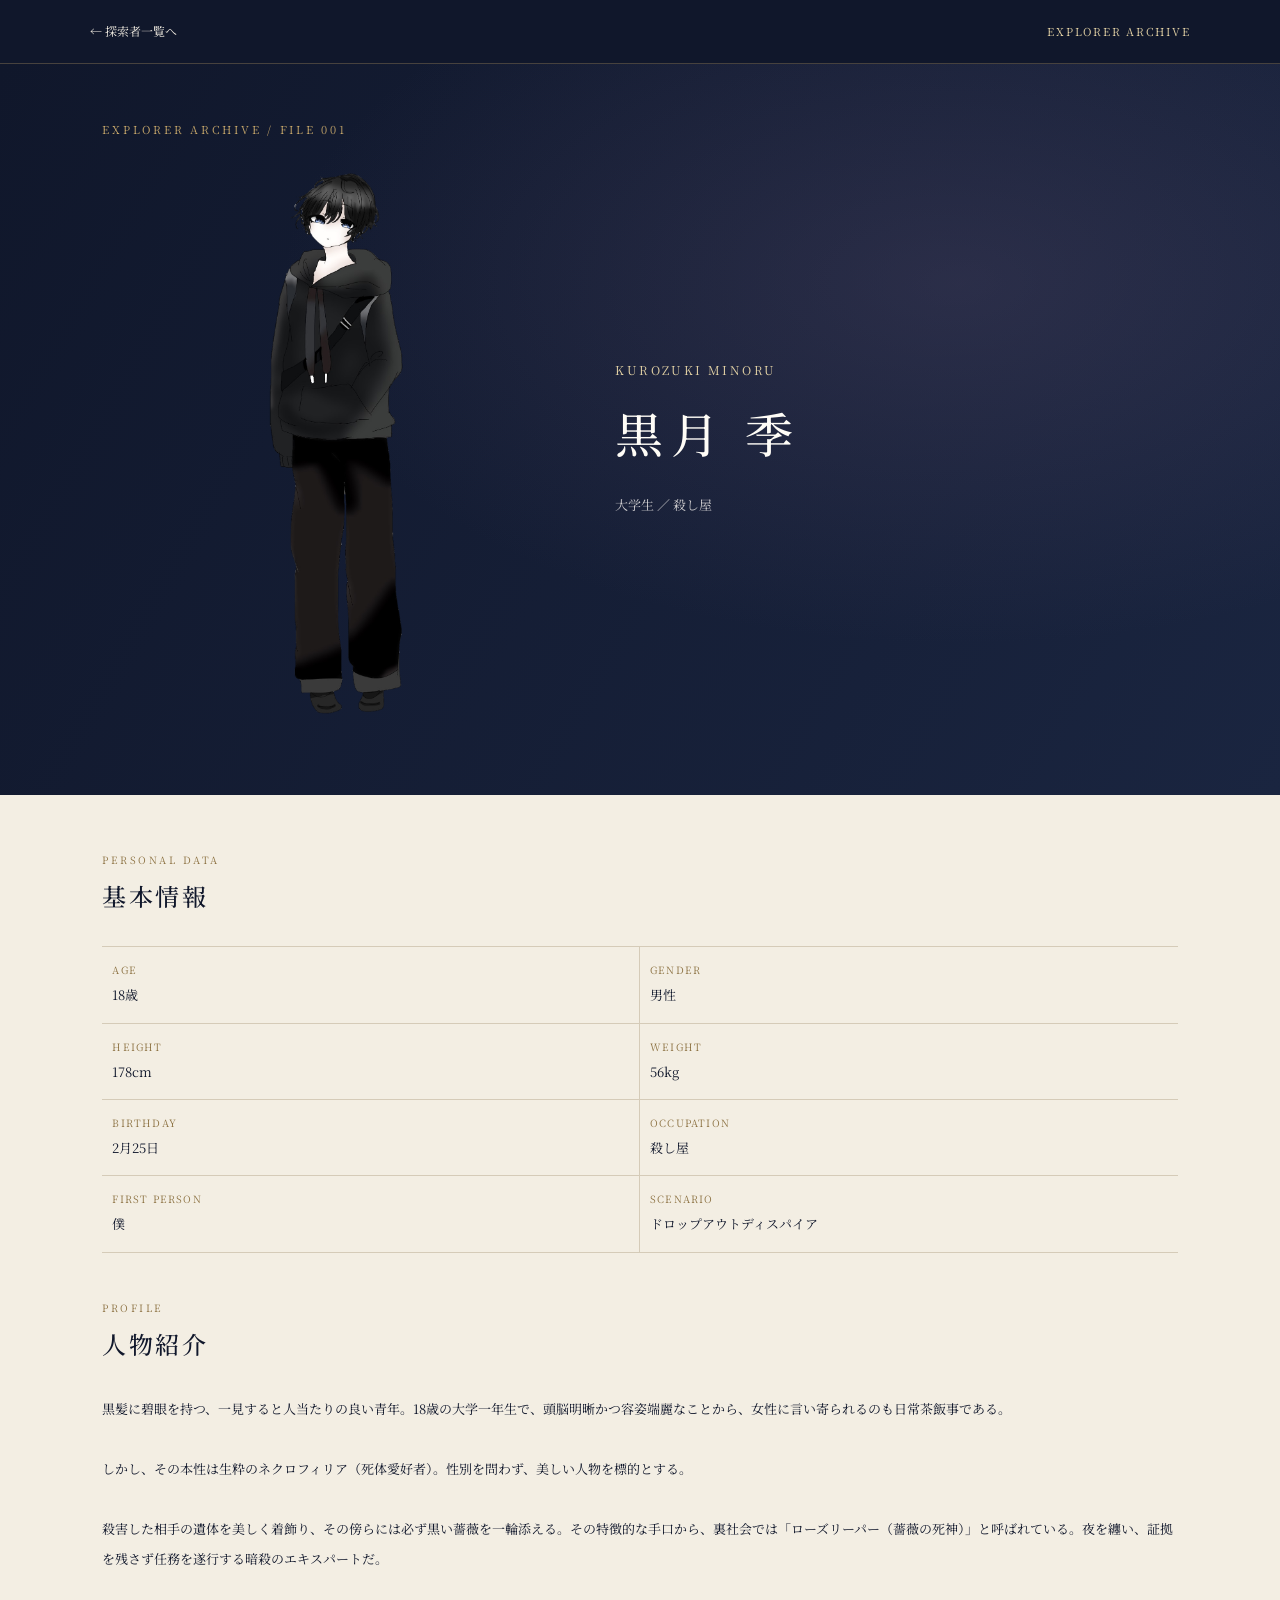
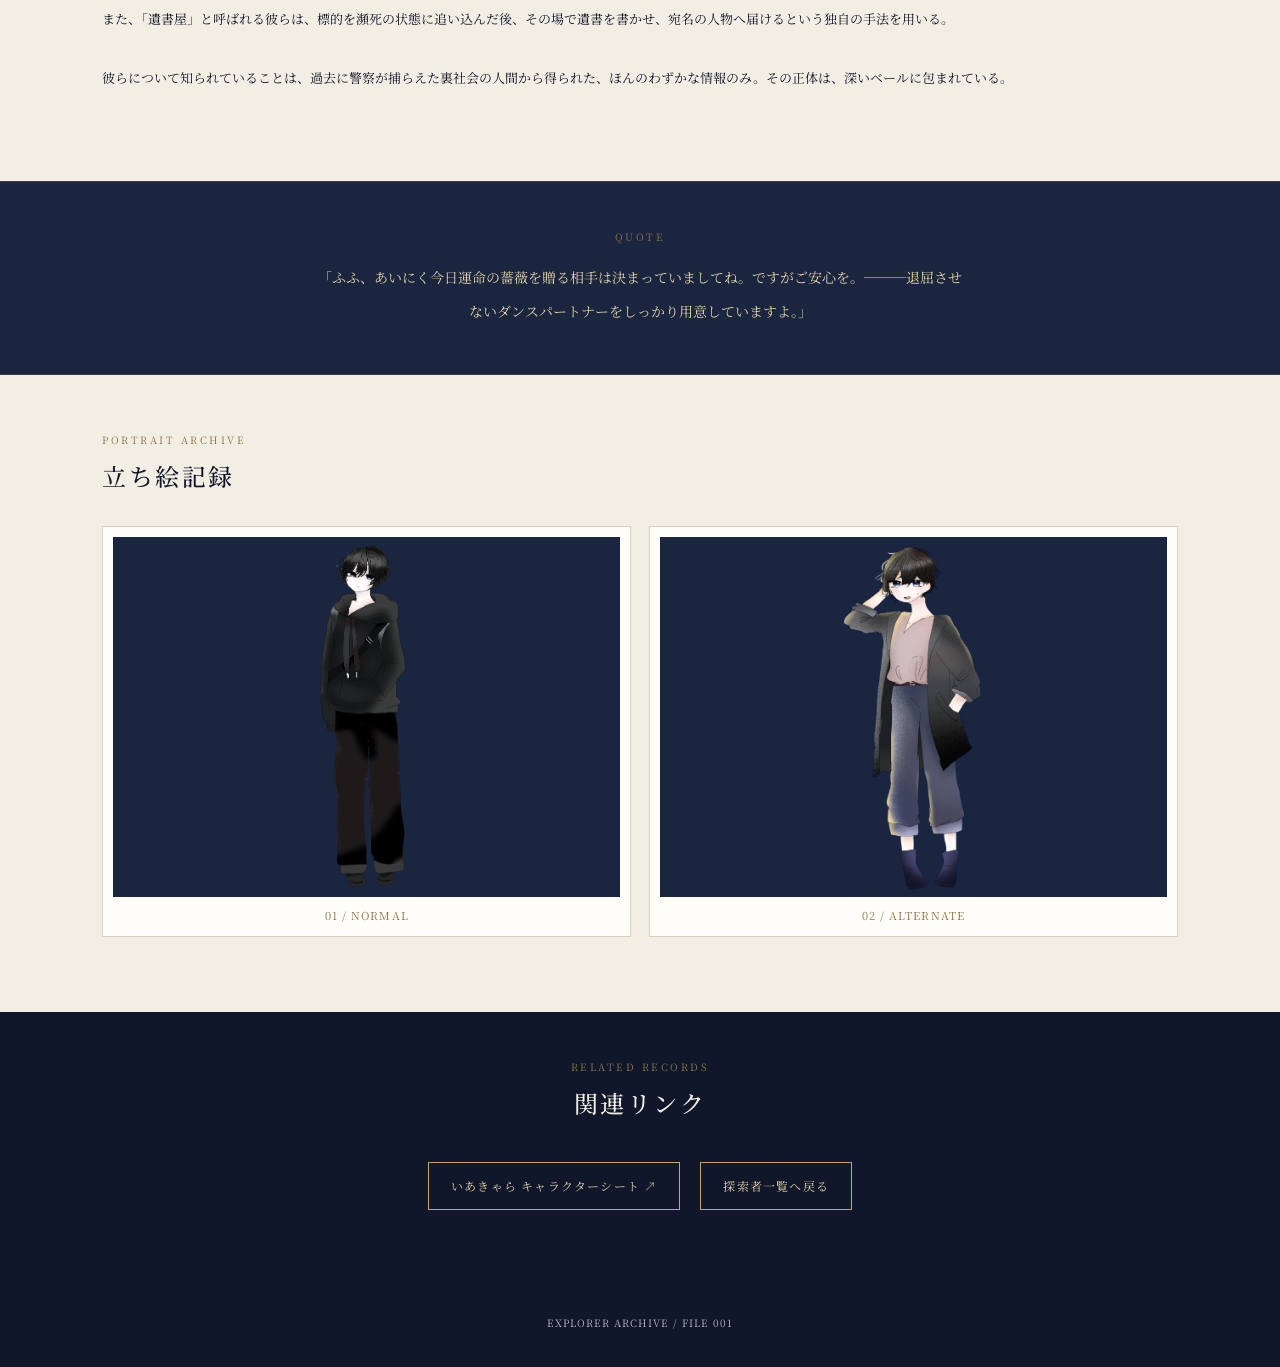
<file: characters/001.html>
<!DOCTYPE html>
<html lang="ja">
<head>
  <meta charset="UTF-8">
  <meta name="viewport" content="width=device-width, initial-scale=1.0">
  <meta name="description" content="黒月季の探索者記録。">
  <title>黒月 季 | 探索者記録庫</title>

  <link rel="preconnect" href="https://fonts.googleapis.com">
  <link rel="preconnect" href="https://fonts.gstatic.com" crossorigin>
  <link href="https://fonts.googleapis.com/css2?family=Noto+Serif+JP:wght@400;500;600;700&display=swap" rel="stylesheet">

  <style>
    :root {
      --ink: #10172b;
      --ink-light: #1a2540;
      --gold: #c5a66a;
      --gold-light: #e3d2a5;
      --paper: #f3eee3;
      --white: #fffdf7;
      --muted: #b7b7bd;
    }

    * { box-sizing: border-box; }

    html { scroll-behavior: smooth; }

    body {
      margin: 0;
      background: var(--ink);
      color: var(--paper);
      font-family: "Noto Serif JP", serif;
      line-height: 1.9;
    }

    a {
      color: inherit;
      text-decoration: none;
    }

    .site-header {
      display: flex;
      align-items: center;
      justify-content: space-between;
      padding: 20px 7%;
      border-bottom: 1px solid rgba(197,166,106,.3);
      background: var(--ink);
    }

    .brand {
      color: var(--gold-light);
      font-size: 11px;
      letter-spacing: .16em;
    }

    .back-link {
      color: var(--paper);
      font-size: 12px;
    }

    .back-link:hover { color: var(--gold-light); }

    .hero {
      padding: 55px 8% 65px;
      background:
        radial-gradient(ellipse at 75% 30%, rgba(91,79,111,.3), transparent 50%),
        linear-gradient(120deg, var(--ink), var(--ink-light));
    }

    .file-label {
      margin: 0 0 20px;
      color: var(--gold);
      font-size: 11px;
      letter-spacing: .25em;
    }

    .hero-layout {
      display: grid;
      grid-template-columns: minmax(0, .85fr) minmax(0, 1fr);
      align-items: center;
      gap: 35px;
    }

    .hero-image {
      min-width: 0;
      text-align: center;
    }

    .hero-image img {
      display: block;
      width: 100%;
      max-height: 570px;
      object-fit: contain;
      object-position: center bottom;
    }

    .name-reading {
      margin: 0;
      color: var(--gold-light);
      font-size: 12px;
      letter-spacing: .2em;
    }

    h1 {
      margin: 5px 0 15px;
      color: var(--white);
      font-size: clamp(32px, 5vw, 48px);
      font-weight: 500;
      letter-spacing: .15em;
    }

    .hero-description {
      color: #d0ced0;
      font-size: 13px;
    }

    .hero-quote {
      margin-top: 28px;
      padding: 15px 18px;
      border-left: 1px solid var(--gold);
      color: var(--gold-light);
      font-size: 12px;
      line-height: 2.2;
    }

    .profile {
      padding: 55px 8% 75px;
      background: var(--paper);
      color: var(--ink);
    }

    .section-label {
      margin: 0;
      color: #8e7445;
      font-size: 10px;
      letter-spacing: .25em;
    }

    h2 {
      margin: 4px 0 28px;
      font-size: 24px;
      font-weight: 500;
      letter-spacing: .1em;
    }

    .info-grid {
      display: grid;
      grid-template-columns: repeat(2, minmax(0, 1fr));
      border-top: 1px solid #d5cbb8;
    }

    .info-item {
      padding: 13px 10px;
      border-bottom: 1px solid #d5cbb8;
    }

    .info-item:nth-child(odd) {
      border-right: 1px solid #d5cbb8;
    }

    .info-key {
      display: block;
      color: #8e7445;
      font-size: 10px;
      letter-spacing: .12em;
    }

    .info-value {
      font-size: 13px;
    }

    .story {
      margin-top: 45px;
    }

    .story-text {
      font-size: 13px;
      line-height: 2.3;
      white-space: pre-line;
    }

    .quote-section {
      padding: 45px 8%;
      border-top: 1px solid rgba(197,166,106,.2);
      border-bottom: 1px solid rgba(197,166,106,.2);
      background: var(--ink-light);
      text-align: center;
    }

    .quote-section blockquote {
      margin: 15px auto 0;
      max-width: 650px;
      color: var(--gold-light);
      font-size: 14px;
      line-height: 2.4;
    }

    .gallery {
      padding: 55px 8% 75px;
      background: var(--paper);
      color: var(--ink);
    }

    .gallery-grid {
      display: grid;
      grid-template-columns: repeat(2, minmax(0, 1fr));
      gap: 18px;
    }

    .gallery-item {
      min-width: 0;
      padding: 10px;
      border: 1px solid #d9cfbd;
      background: var(--white);
    }

    .gallery-item img {
      display: block;
      width: 100%;
      height: 360px;
      object-fit: contain;
      background: var(--ink-light);
    }

    .gallery-item p {
      margin: 8px 0 0;
      color: #8e7445;
      font-size: 11px;
      letter-spacing: .1em;
      text-align: center;
    }

    .links {
      padding: 45px 8% 60px;
      text-align: center;
    }

    .record-link {
      display: inline-block;
      margin: 8px;
      padding: 12px 22px;
      border: 1px solid var(--gold);
      color: var(--gold-light);
      font-size: 12px;
      letter-spacing: .1em;
      transition: background .2s, color .2s;
    }

    .record-link:hover {
      background: var(--gold);
      color: var(--ink);
    }

    .site-footer {
      padding: 25px;
      color: var(--muted);
      font-size: 10px;
      letter-spacing: .1em;
      text-align: center;
    }

    @media (max-width: 600px) {
      .site-header { padding: 17px 6%; }
      .brand { font-size: 9px; }
      .hero { padding: 40px 7% 45px; }
      .hero-layout {
        grid-template-columns: 1fr;
        gap: 20px;
      }
      .hero-image img { max-height: 420px; }
      .hero-text { text-align: center; }
      .hero-quote { text-align: left; }
      .profile, .gallery { padding: 40px 7% 55px; }
      .quote-section { padding: 35px 7%; }
      .gallery-item img { height: 250px; }
      .info-item { padding: 11px 7px; }
    }
  </style>
</head>

<body>
  <header class="site-header">
    <a class="back-link" href="../explorers.html">← 探索者一覧へ</a>
    <a class="brand" href="../index.html">EXPLORER ARCHIVE</a>
  </header>

  <main>
    <section class="hero">
      <p class="file-label">EXPLORER ARCHIVE / FILE 001</p>

      <div class="hero-layout">
        <div class="hero-image">
          <img src="../images/kurozuki-minoru.png"
               alt="黒月季の通常衣装">
        </div>

        <div class="hero-text">
          <p class="name-reading">KUROZUKI MINORU</p>
          <h1>黒月 季</h1>
          
          <p class="hero-description">
            大学生 ／ 殺し屋
          </p>

        </div>
      </div>
    </section>

    <section class="profile">
      <p class="section-label">PERSONAL DATA</p>
      <h2>基本情報</h2>

      <div class="info-grid">
        <div class="info-item">
          <span class="info-key">AGE</span>
          <span class="info-value">18歳</span>
        </div>
        <div class="info-item">
          <span class="info-key">GENDER</span>
          <span class="info-value">男性</span>
        </div>
        <div class="info-item">
          <span class="info-key">HEIGHT</span>
          <span class="info-value">178cm</span>
        </div>
        <div class="info-item">
          <span class="info-key">WEIGHT</span>
          <span class="info-value">56kg</span>
        </div>
        <div class="info-item">
          <span class="info-key">BIRTHDAY</span>
          <span class="info-value">2月25日</span>
        </div>
        <div class="info-item">
          <span class="info-key">OCCUPATION</span>
          <span class="info-value">殺し屋</span>
        </div>
        <div class="info-item">
          <span class="info-key">FIRST PERSON</span>
          <span class="info-value">僕</span>
        </div>
        <div class="info-item">
          <span class="info-key">SCENARIO</span>
          <span class="info-value">ドロップアウトディスパイア</span>
        </div>
      </div>

      <div class="story">
        <p class="section-label">PROFILE</p>
        <h2>人物紹介</h2>
        
<p class="story-text">黒髪に碧眼を持つ、一見すると人当たりの良い青年。18歳の大学一年生で、頭脳明晰かつ容姿端麗なことから、女性に言い寄られるのも日常茶飯事である。

しかし、その本性は生粋のネクロフィリア（死体愛好者）。性別を問わず、美しい人物を標的とする。

殺害した相手の遺体を美しく着飾り、その傍らには必ず黒い薔薇を一輪添える。その特徴的な手口から、裏社会では「ローズリーパー（薔薇の死神）」と呼ばれている。夜を纏い、証拠を残さず任務を遂行する暗殺のエキスパートだ。

また、「遺書屋」と呼ばれる彼らは、標的を瀕死の状態に追い込んだ後、その場で遺書を書かせ、宛名の人物へ届けるという独自の手法を用いる。

彼らについて知られていることは、過去に警察が捕らえた裏社会の人間から得られた、ほんのわずかな情報のみ。その正体は、深いベールに包まれている。</p>

      </div>
    </section>

    <section class="quote-section">
      <p class="section-label">QUOTE</p>
      <blockquote>
        「ふふ、あいにく今日運命の薔薇を贈る相手は決まっていましてね。ですがご安心を。───退屈させないダンスパートナーをしっかり用意していますよ。」
      </blockquote>
    </section>

    <section class="gallery">
      <p class="section-label">PORTRAIT ARCHIVE</p>
      <h2>立ち絵記録</h2>

      <div class="gallery-grid">
        <div class="gallery-item">
          <img src="../images/kurozuki-minoru.png"
               alt="黒月季・通常衣装">
          <p>01 / NORMAL</p>
        </div>

        <div class="gallery-item">
          <img src="../images/kurozuki-minoru-alt.png"
               alt="黒月季・別衣装">
          <p>02 / ALTERNATE</p>
        </div>
      </div>
    </section>

    <section class="links">
      <p class="section-label">RELATED RECORDS</p>
      <h2>関連リンク</h2>

      <a class="record-link"
         href="https://iachara.com/view/5652313"
         target="_blank" rel="noopener noreferrer">
        いあきゃら キャラクターシート ↗
      </a>

      <a class="record-link" href="../explorers.html">
        探索者一覧へ戻る
      </a>
    </section>
  </main>

  <footer class="site-footer">
    <p>EXPLORER ARCHIVE / FILE 001</p>
  </footer>
</body>
</html>
</file>
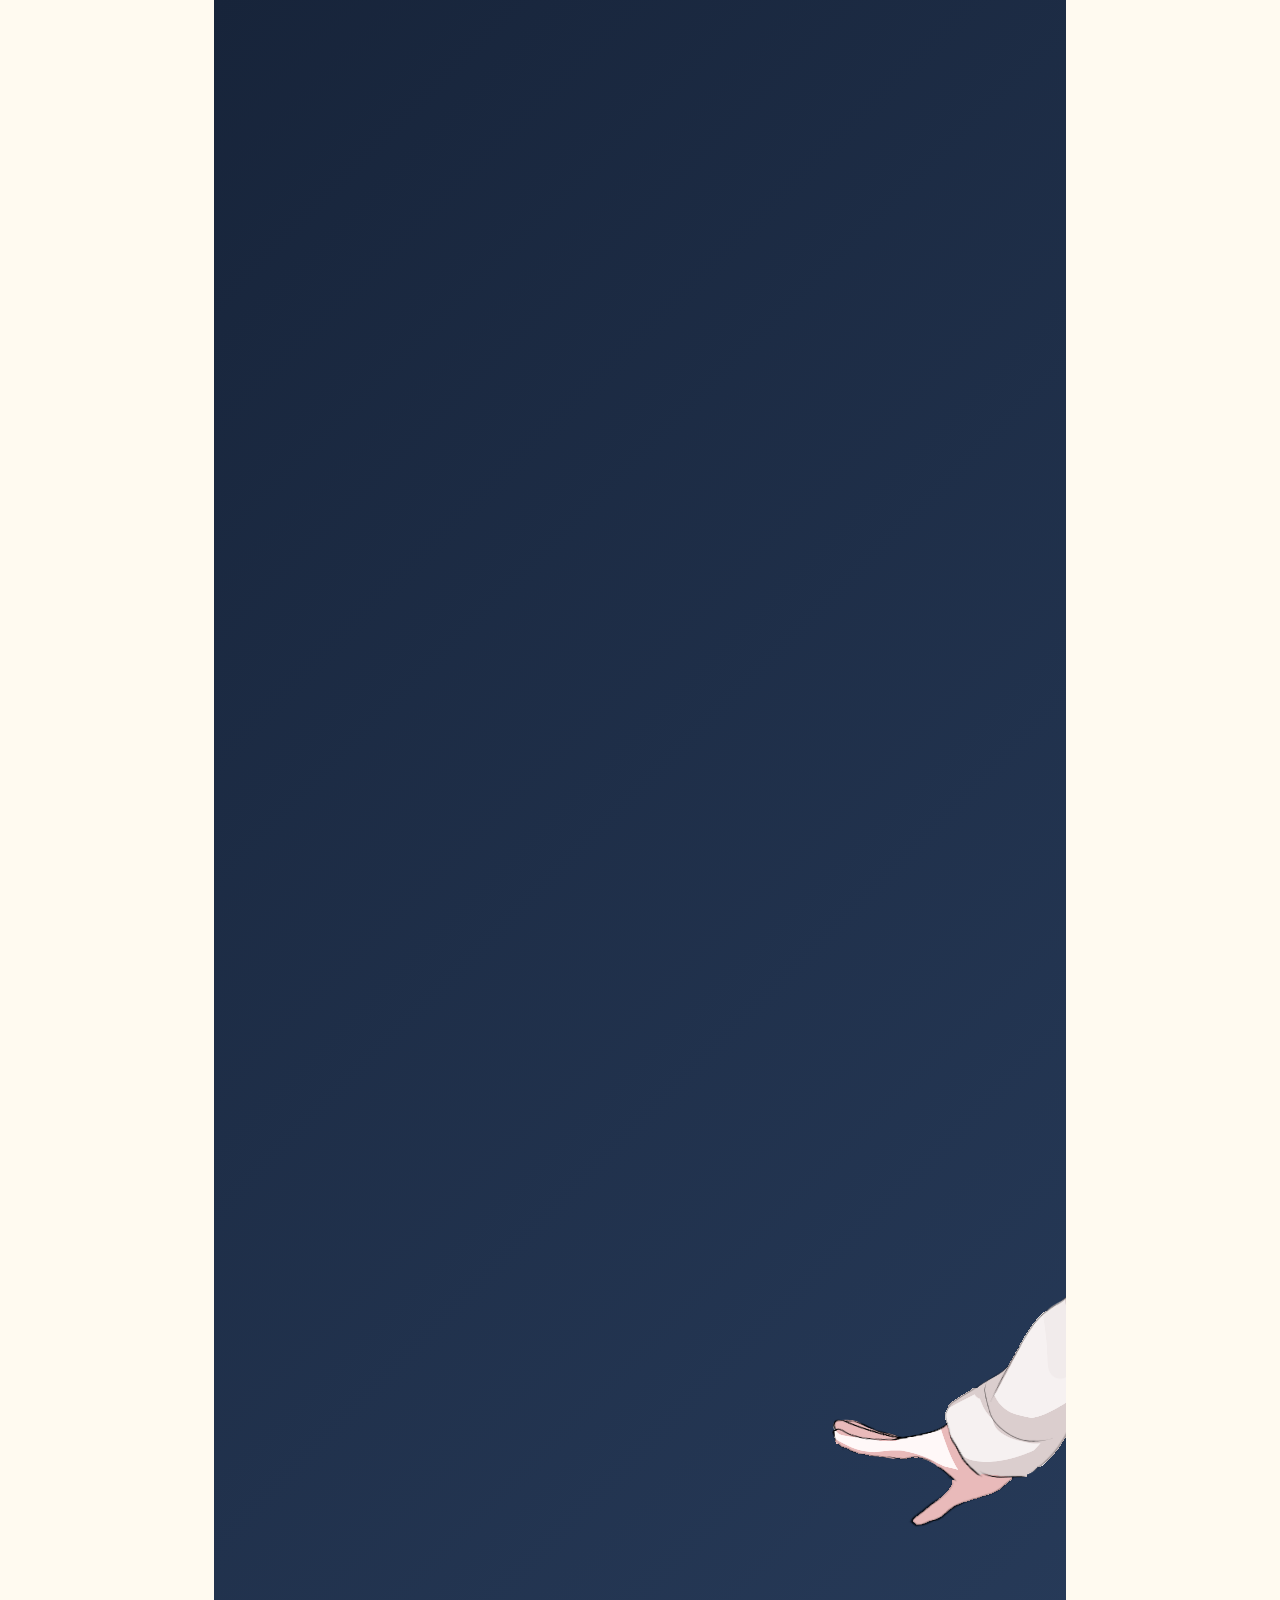
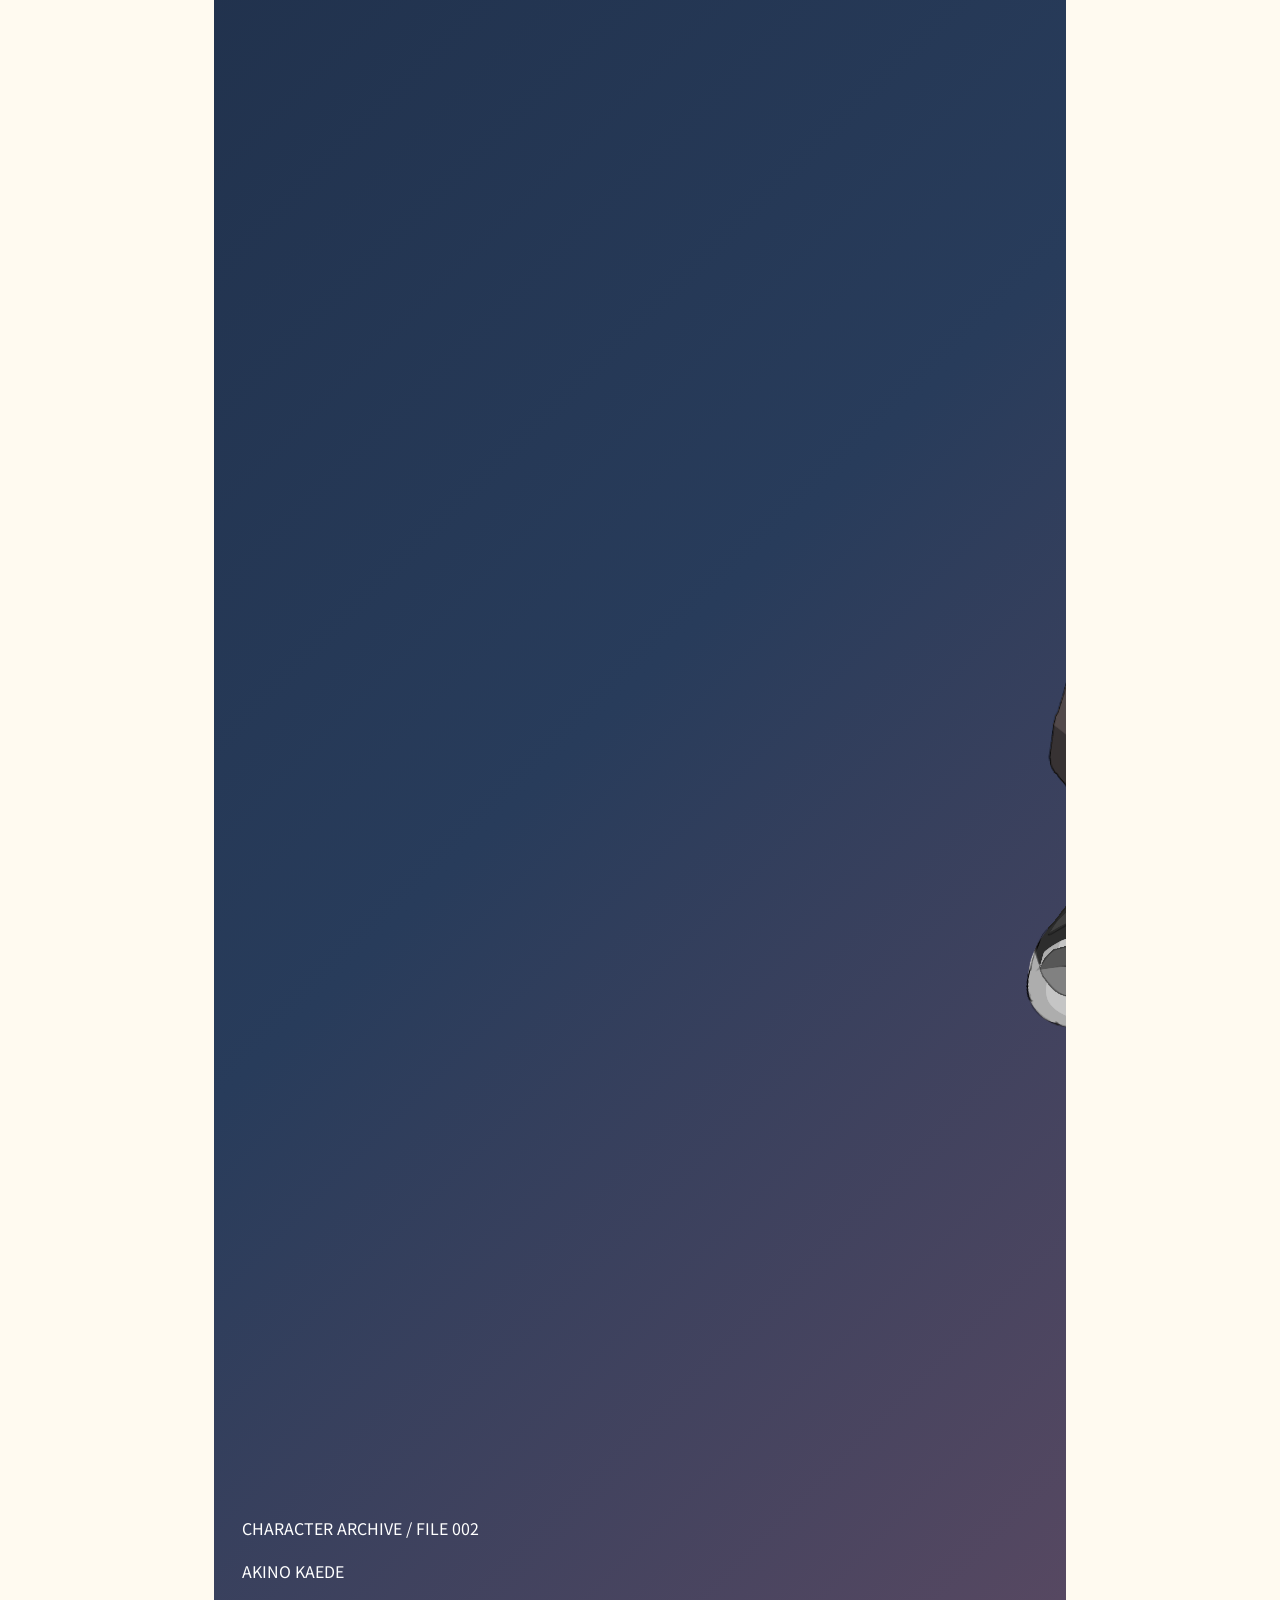
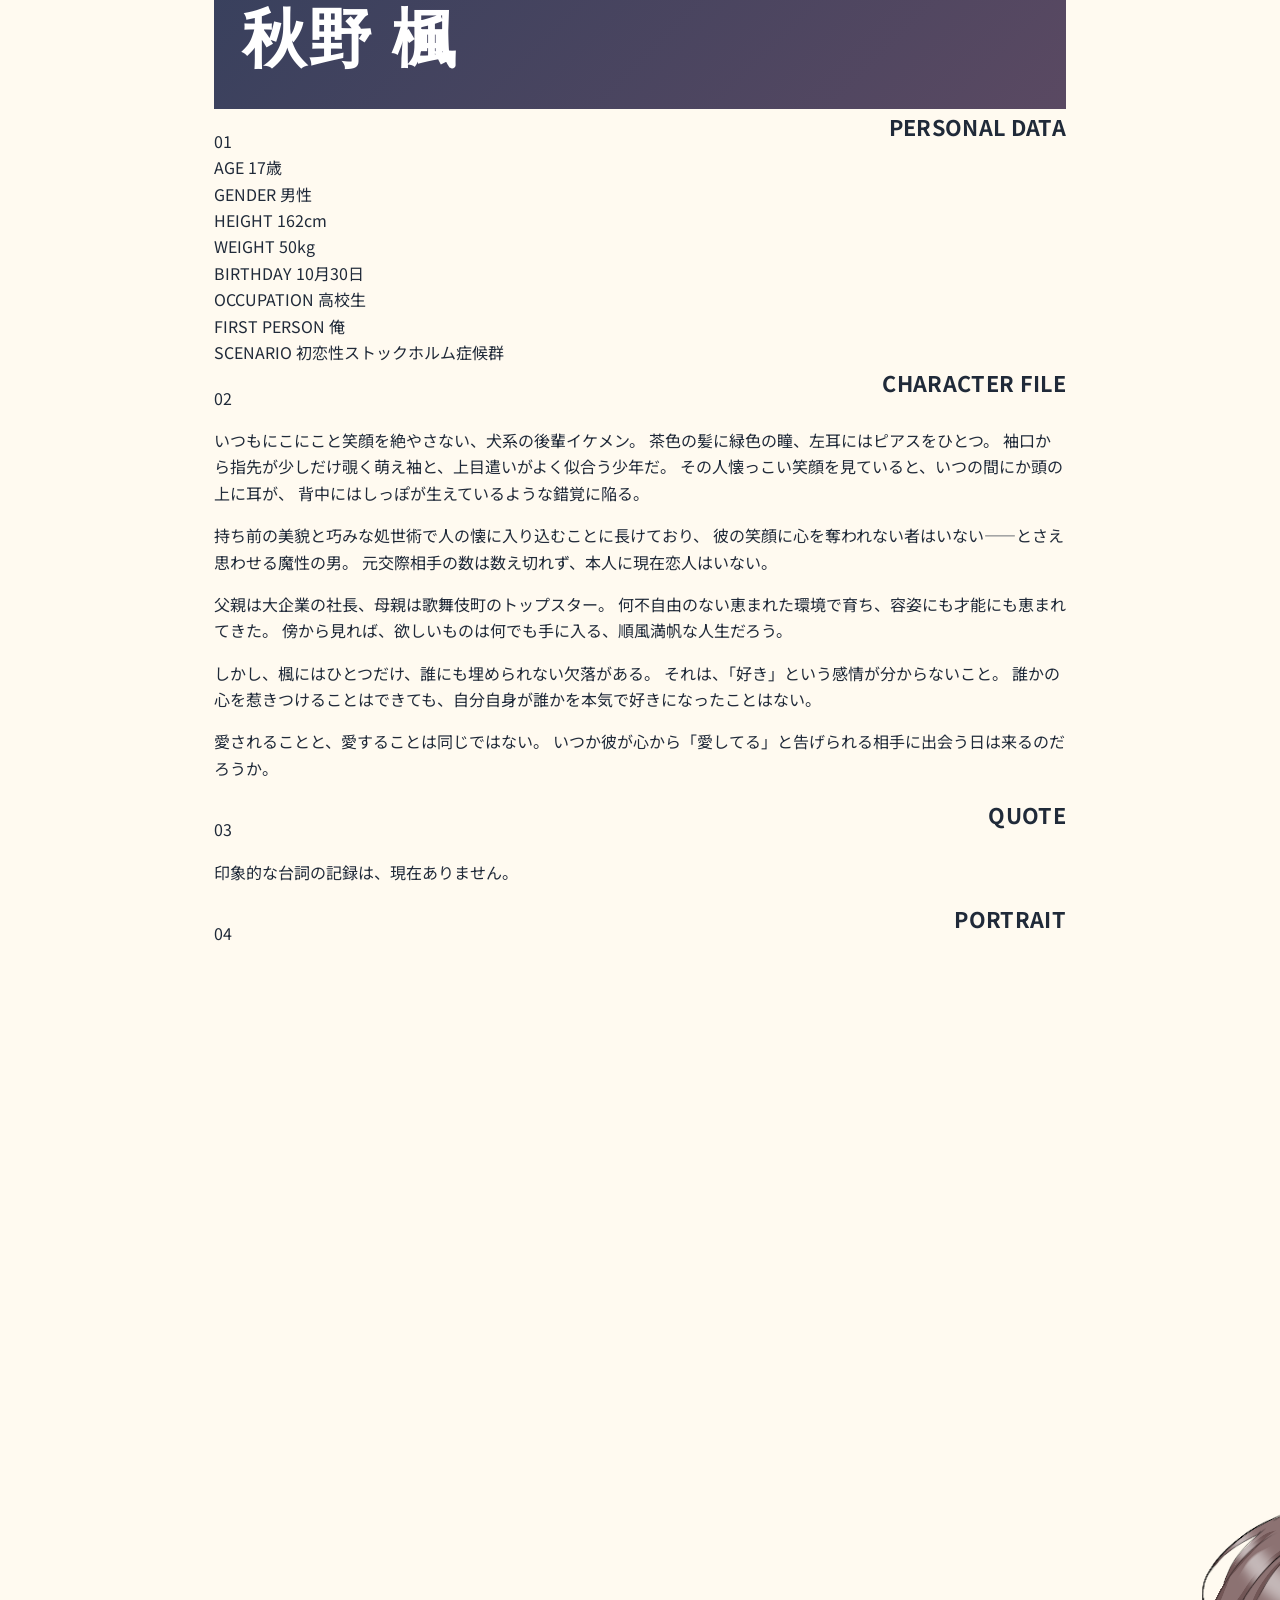
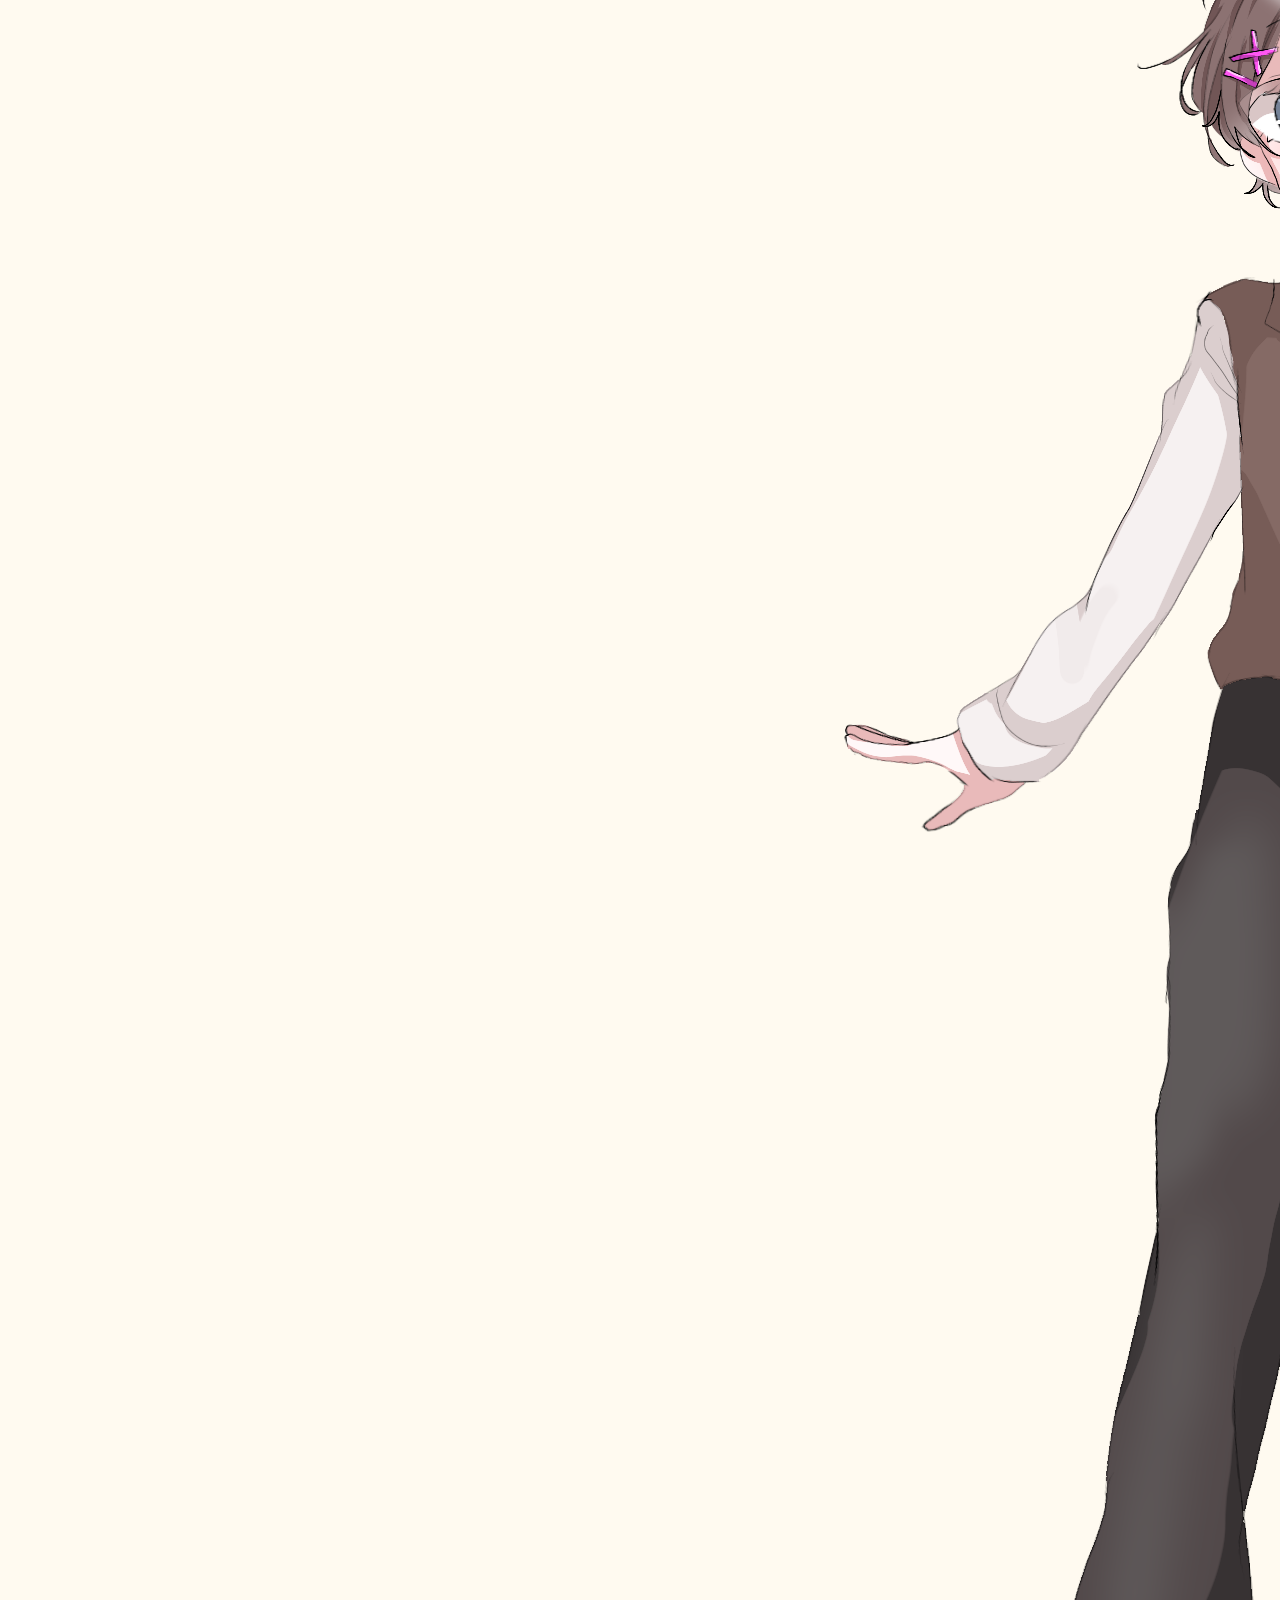
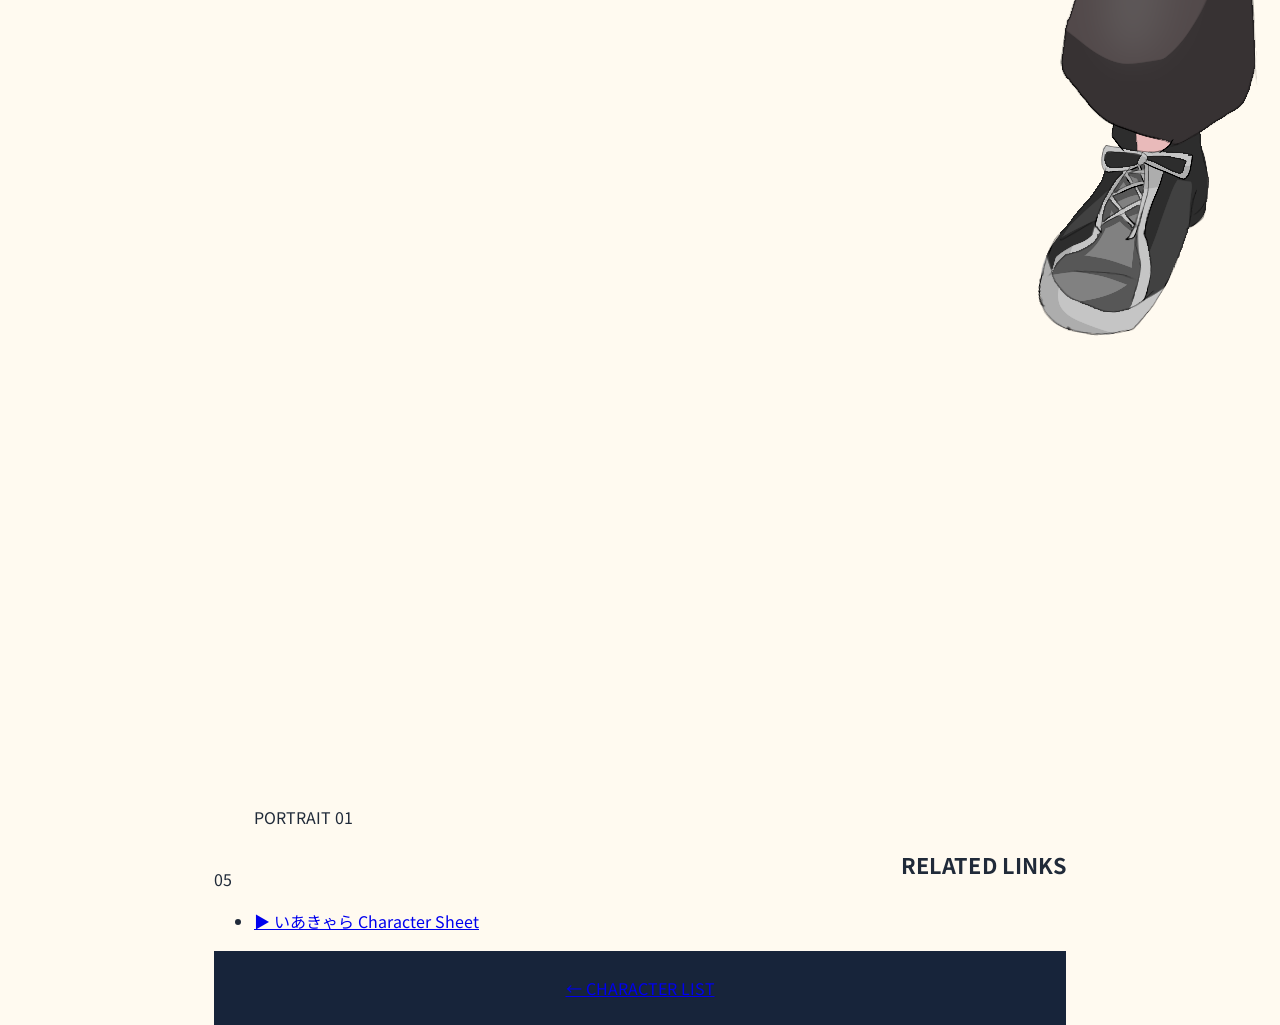
<file: characters/002.html>
<!DOCTYPE html>
<html lang="ja">
<head>
  <meta charset="UTF-8">
  <meta name="viewport" content="width=device-width, initial-scale=1.0">
  <title>秋野 楓 | 探索者記録庫</title>
  <link rel="stylesheet" href="../style.css">
  <link rel="preconnect" href="https://fonts.googleapis.com">
  <link rel="preconnect" href="https://fonts.gstatic.com" crossorigin>
  <link href="https://fonts.googleapis.com/css2?family=Noto+Serif+JP:wght@400;500;600;700&display=swap" rel="stylesheet">
</head>

<body>
  <main class="character-page">

    <section class="hero">
      <div class="hero-image">
        <img src="../images/akino-kaede.png" alt="秋野 楓の立ち絵">
      </div>

      <div class="hero-content">
        <p class="hero-label">CHARACTER ARCHIVE / FILE 002</p>
        <p class="hero-reading">AKINO KAEDE</p>
        <h1>秋野 楓</h1>
      </div>
    </section>

    <section class="profile">
      <div class="section-heading">
        <span class="section-number">01</span>
        <h2>PERSONAL DATA</h2>
      </div>

      <div class="profile-grid">
        <div class="profile-item">
          <span class="profile-label">AGE</span>
          <span class="profile-value">17歳</span>
        </div>
        <div class="profile-item">
          <span class="profile-label">GENDER</span>
          <span class="profile-value">男性</span>
        </div>
        <div class="profile-item">
          <span class="profile-label">HEIGHT</span>
          <span class="profile-value">162cm</span>
        </div>
        <div class="profile-item">
          <span class="profile-label">WEIGHT</span>
          <span class="profile-value">50kg</span>
        </div>
        <div class="profile-item">
          <span class="profile-label">BIRTHDAY</span>
          <span class="profile-value">10月30日</span>
        </div>
        <div class="profile-item">
          <span class="profile-label">OCCUPATION</span>
          <span class="profile-value">高校生</span>
        </div>
        <div class="profile-item">
          <span class="profile-label">FIRST PERSON</span>
          <span class="profile-value">俺</span>
        </div>
        <div class="profile-item">
          <span class="profile-label">SCENARIO</span>
          <span class="profile-value">初恋性ストックホルム症候群</span>
        </div>
      </div>
    </section>

    <section class="story-section">
      <div class="section-heading">
        <span class="section-number">02</span>
        <h2>CHARACTER FILE</h2>
      </div>

      <div class="story-text">
        <p>
          いつもにこにこと笑顔を絶やさない、犬系の後輩イケメン。
          茶色の髪に緑色の瞳、左耳にはピアスをひとつ。
          袖口から指先が少しだけ覗く萌え袖と、上目遣いがよく似合う少年だ。
          その人懐っこい笑顔を見ていると、いつの間にか頭の上に耳が、
          背中にはしっぽが生えているような錯覚に陥る。
        </p>

        <p>
          持ち前の美貌と巧みな処世術で人の懐に入り込むことに長けており、
          彼の笑顔に心を奪われない者はいない――とさえ思わせる魔性の男。
          元交際相手の数は数え切れず、本人に現在恋人はいない。
        </p>

        <p>
          父親は大企業の社長、母親は歌舞伎町のトップスター。
          何不自由のない恵まれた環境で育ち、容姿にも才能にも恵まれてきた。
          傍から見れば、欲しいものは何でも手に入る、順風満帆な人生だろう。
        </p>

        <p>
          しかし、楓にはひとつだけ、誰にも埋められない欠落がある。
          それは、「好き」という感情が分からないこと。
          誰かの心を惹きつけることはできても、自分自身が誰かを本気で好きになったことはない。
        </p>

        <p>
          愛されることと、愛することは同じではない。
          いつか彼が心から「愛してる」と告げられる相手に出会う日は来るのだろうか。
        </p>
      </div>
    </section>

    <section class="quote-section">
      <div class="section-heading">
        <span class="section-number">03</span>
        <h2>QUOTE</h2>
      </div>

      <p class="quote-text">
        印象的な台詞の記録は、現在ありません。
      </p>
    </section>

    <section class="gallery-section">
      <div class="section-heading">
        <span class="section-number">04</span>
        <h2>PORTRAIT</h2>
      </div>

      <div class="gallery">
        <figure class="gallery-item">
          <img src="../images/akino-kaede.png" alt="秋野 楓の立ち絵">
          <figcaption>PORTRAIT 01</figcaption>
        </figure>
      </div>
    </section>

    <section class="links-section">
      <div class="section-heading">
        <span class="section-number">05</span>
        <h2>RELATED LINKS</h2>
      </div>

      <ul class="related-links">
        <li>
          <a href="https://iachara.com/view/6008640" target="_blank" rel="noopener noreferrer">
            <span>▶</span> いあきゃら Character Sheet
          </a>
        </li>
      </ul>
    </section>

    <footer class="character-footer">
      <a href="../explorers.html">← CHARACTER LIST</a>
    </footer>

  </main>
</body>
</html>
</file>
<file: style.css>
@import url('https://fonts.googleapis.com/css2?family=Noto+Sans+JP:wght@400;500;600;700;800&family=Playfair+Display:wght@600;700&display=swap');

:root {
  --navy: #17243a;
  --navy2: #233754;
  --gold: #e8c779;
  --cream: #fffaf0;
  --ink: #202a39;
  --muted: #697487;
  --line: #e7e5df;
  --paper: #fff;
  --pink: #f5dfe1;
}

* {
  box-sizing: border-box;
}

html {
  scroll-behavior: smooth;
  width: 100%;
  overflow-x: clip;
}

body {
  margin: 0;
  width: 100%;
  min-width: 0;
  background: var(--cream);
  color: var(--ink);
  font-family: "Noto Sans JP", sans-serif;
  line-height: 1.65;
  overflow-wrap: break-word;
}

/* ヘッダー */
.hero {
  position: relative;
  overflow: hidden;
  background: linear-gradient(135deg, #17243a, #283c5b 65%, #5a4962);
  color: white;
  padding: 48px 20px 32px;
}

.hero-inner {
  max-width: 900px;
  margin: auto;
  position: relative;
  z-index: 1;
}

.eyebrow,
.section-kicker {
  font-size: 0.72rem;
  letter-spacing: 0.18em;
  font-weight: 800;
  color: var(--gold);
  margin: 0 0 8px;
}

h1 {
  font-size: clamp(2rem, 7vw, 4rem);
  line-height: 1.1;
  letter-spacing: 0.035em;
  margin: 0;
  font-family: "Playfair Display", serif;
}

h1 span {
  color: var(--gold);
}

.hero-copy {
  color: #f4edf1;
  margin: 14px 0 24px;
}

.date-pills {
  display: flex;
  flex-wrap: wrap;
  gap: 8px;
}

.date-pill {
  border: 1px solid #ffffff65;
  background: #ffffff12;
  color: white;
  border-radius: 999px;
  padding: 7px 12px;
  font-size: 0.82rem;
}

.spark {
  position: absolute;
  color: #f5d98d;
  opacity: 0.65;
  font-size: 3rem;
}

.spark-one {
  right: 10%;
  top: 22px;
}

.spark-two {
  right: 24%;
  bottom: 8px;
  font-size: 2rem;
}

/* メインコンテンツ */
main {
  width: 100%;
  max-width: 900px;
  min-width: 0;
  margin: 0 auto;
  padding: 0 12px;
}

/* 検索欄 */
.search-section {
  padding: 34px 0 28px;
}

.section-kicker {
  color: #9a7740;
}

h2 {
  font-size: 1.35rem;
  margin: 0 0 16px;
  letter-spacing: 0.015em;
}

.search-box {
  display: flex;
  align-items: center;
  gap: 10px;
  width: 100%;
  min-width: 0;
  max-width: 100%;
  background: white;
  border: 1px solid #dedbd3;
  border-radius: 15px;
  padding: 0 14px;
  box-shadow: 0 5px 18px #25344a0a;
}

.search-box span {
  flex-shrink: 0;
  font-size: 1.8rem;
  color: #9a7740;
}

.search-box input {
  width: 100%;
  min-width: 0;
  border: 0;
  outline: 0;
  padding: 16px 0;
  font: inherit;
  background: transparent;
}

.search-box button {
  flex-shrink: 0;
  border: 0;
  background: transparent;
  font-size: 1.35rem;
  color: #687386;
  cursor: pointer;
}

.hint {
  font-size: 0.8rem;
  color: var(--muted);
  margin: 8px 2px 0;
}

/* 出演日程 */
.schedule-section {
  padding: 8px 0 46px;
}

.section-heading {
  display: flex;
  justify-content: space-between;
  align-items: end;
  gap: 12px;
}

.section-heading h2 {
  margin-bottom: 10px;
}

.count {
  font-size: 0.82rem;
  color: var(--muted);
  padding-bottom: 13px;
  flex-shrink: 0;
}

.day-tabs {
  display: flex;
  gap: 8px;
  width: 100%;
  min-width: 0;
  max-width: 100%;
  overflow-x: auto;
  padding: 3px 0 12px;
}

.day-tabs button {
  flex-shrink: 0;
  white-space: nowrap;
  border: 1px solid #dedbd3;
  background: white;
  color: var(--ink);
  border-radius: 999px;
  padding: 9px 15px;
  font: inherit;
  font-size: 0.85rem;
  cursor: pointer;
}

.day-tabs button.active {
  background: var(--navy);
  color: white;
  border-color: var(--navy);
}

.notice {
  background: #fff1ce;
  border-left: 4px solid #d9a93d;
  color: #634c1d;
  border-radius: 8px;
  padding: 11px 13px;
  font-size: 0.82rem;
  margin: 6px 0 16px;
}

/* バンド一覧 */
.band-list {
  display: grid;
  grid-template-columns: minmax(0, 1fr);
  gap: 13px;
  width: 100%;
  min-width: 0;
  max-width: 100%;
}

.band-card {
  display: grid;
  grid-template-columns: minmax(0, 112px) minmax(0, 1fr);
  gap: 15px;
  width: 100%;
  min-width: 0;
  max-width: 100%;
  background: white;
  border: 1px solid var(--line);
  border-radius: 16px;
  padding: 13px;
  box-shadow: 0 5px 16px #1b2a3b08;
}

.band-photo {
  display: block;
  width: 100%;
  max-width: 112px;
  aspect-ratio: 1 / 1;
  object-fit: cover;
  border-radius: 11px;
  background: linear-gradient(145deg, #e8d8b0, #e8dce8);
}

.photo-placeholder {
  display: flex;
  align-items: center;
  justify-content: center;
  text-align: center;
  color: #75684f;
  font-size: 0.72rem;
  overflow-wrap: anywhere;
  padding: 8px;
}

.band-content {
  min-width: 0;
  max-width: 100%;
}

.band-top {
  display: flex;
  align-items: start;
  justify-content: space-between;
  gap: 8px;
}

.band-name {
  font-size: 1.08rem;
  font-weight: 800;
  line-height: 1.4;
  margin: 0 0 6px;
  overflow-wrap: anywhere;
}

.duration {
  flex-shrink: 0;
  border-radius: 8px;
  background: #f7edcf;
  color: #775c21;
  padding: 4px 7px;
  font-size: 0.72rem;
  font-weight: 700;
}

.meta {
  font-size: 0.8rem;
  color: var(--muted);
  margin: 4px 0;
  overflow-wrap: anywhere;
}

.songs {
  font-size: 0.84rem;
  margin: 8px 0 0;
  overflow-wrap: anywhere;
}

.songs strong {
  color: #8b6b30;
  font-size: 0.76rem;
}

.members {
  font-size: 0.78rem;
  line-height: 1.7;
  margin: 7px 0 0;
  color: #465164;
  overflow-wrap: anywhere;
}

.members summary {
  cursor: pointer;
  color: #465164;
}

.members p {
  margin: 5px 0 0;
}

.availability {
  font-size: 0.75rem;
  color: #6e5b39;
  background: #fbf7ed;
  border-radius: 7px;
  padding: 6px 8px;
  margin-top: 8px;
  overflow-wrap: anywhere;
}

.empty {
  background: white;
  padding: 28px;
  border-radius: 12px;
  text-align: center;
  color: var(--muted);
}

/* フッター */
footer {
  text-align: center;
  background: var(--navy);
  color: #fff;
  padding: 24px 12px;
}

footer p {
  font-family: "Playfair Display", serif;
  letter-spacing: 0.12em;
  margin: 0 0 5px;
  color: var(--gold);
}

footer small {
  color: #d6dce6;
}

/* 開催日表示 */
.festival-dates {
  margin-top: 28px;
  display: grid;
  gap: 10px;
}

.festival-dates p {
  margin: 0;
  color: #f3eee3;
  font-size: 1rem;
  line-height: 1.7;
}

.festival-dates strong {
  display: inline-block;
  min-width: 4.5em;
  color: #e2c477;
}

/* 小さなスマートフォン */
@media (max-width: 380px) {
  main {
    padding-left: 8px;
    padding-right: 8px;
  }

  .band-card {
    grid-template-columns: 90px minmax(0, 1fr);
    gap: 10px;
    padding: 10px;
  }

  .band-photo {
    max-width: 90px;
  }

  .band-name {
    font-size: 1rem;
  }
}

/* タブレット・パソコン */
@media (min-width: 650px) {
  .hero {
    padding: 58px 28px 38px;
  }

  main {
    padding: 0 24px;
  }

  .band-list {
    grid-template-columns: repeat(2, minmax(0, 1fr));
  }

  .band-card {
    grid-template-columns: 100px minmax(0, 1fr);
    gap: 12px;
    padding: 12px;
  }

  .band-photo {
    max-width: 100px;
  }

  .search-section {
    padding-top: 42px;
  }
}



/* バンド写真を切り取らず、全体を表示する */
.band-photo {
  object-fit: contain;
  background: #f0e8d9;
}



/* 日付ごとの出演スケジュール */
.schedule-day {
  width: 100%;
  margin: 0 0 28px;
}

.schedule-day-title {
  margin: 0 0 16px;
  padding: 10px 14px;
  border-left: 4px solid var(--gold);
  background: var(--navy);
  color: white;
  font-size: 1.1rem;
}

.day-band-list {
  display: grid;
  grid-template-columns: minmax(0, 1fr);
  gap: 20px;
}

/* 出演カード */
.schedule-day .band-card {
  display: grid;
  grid-template-columns: minmax(100px, 30%) minmax(0, 1fr);
  align-items: start;
  gap: 18px;
  width: 100%;
  min-width: 0;
  max-width: 100%;
  height: auto;
  margin: 0;
  padding: 18px;
  border: 1px solid var(--line);
  border-radius: 22px;
  background: white;
  box-shadow: 0 5px 16px #1b2a3b08;
}

/* 写真 */
.schedule-day .band-photo {
  display: block;
  width: 100%;
  max-width: none;
  aspect-ratio: 1 / 1;
  height: auto;
  object-fit: contain;
  border-radius: 16px;
  background: #f0e8d9;
}

/* バンド情報 */
.schedule-day .band-content {
  min-width: 0;
  padding: 0;
}

.schedule-day .band-top {
  display: flex;
  align-items: flex-start;
  justify-content: space-between;
  gap: 8px;
  margin-bottom: 8px;
}

.schedule-day .band-name {
  min-width: 0;
  margin: 0 0 6px;
  overflow-wrap: anywhere;
}

.schedule-day .duration {
  flex-shrink: 0;
}

.schedule-day .meta {
  margin: 5px 0;
  overflow-wrap: anywhere;
}

.schedule-day .songs {
  margin-top: 10px;
}

.schedule-day .members {
  margin-top: 10px;
}

.schedule-day .availability {
  margin-top: 8px;
}

/* 小さなスマートフォン */
@media (max-width: 380px) {
  .schedule-day .band-card {
    grid-template-columns: 88px minmax(0, 1fr);
    gap: 12px;
    padding: 12px;
    border-radius: 18px;
  }

  .schedule-day .band-photo {
    border-radius: 12px;
  }
}

/* パソコンでは2列 */
@media (min-width: 900px) {
  .day-band-list {
    grid-template-columns: repeat(2, minmax(0, 1fr));
  }

  .schedule-day .band-card {
    grid-template-columns: minmax(90px, 30%) minmax(0, 1fr);
    gap: 14px;
    padding: 14px;
  }
}


/* バンド名・出演時間・曲名の調整 */
.schedule-day .band-name {
  font-size: 1rem;
  line-height: 1.4;
  margin: 0;
}

.schedule-day .band-top {
  margin-bottom: 4px;
  gap: 6px;
}

.schedule-day .meta {
  margin: 3px 0;
  font-size: 0.78rem;
  line-height: 1.5;
}

/* 出演時間をできるだけ1行にする */
.schedule-day .performance-time {
  white-space: nowrap;
}

/* 演奏曲の間隔 */
.schedule-day .songs {
  margin-top: 8px;
}

.schedule-day .songs p {
  margin: 2px 0;
  line-height: 1.55;
}

/* メンバー欄をコンパクトにする */
.schedule-day .members {
  margin-top: 8px;
}

.schedule-day .members p {
  display: inline;
  margin: 0;
  line-height: 1.7;
}


/* ページの一番上に戻るボタン */
#back-to-top {
  position: fixed;
  right: 20px;
  bottom: 24px;
  z-index: 1000;

  width: 52px;
  height: 52px;
  border: 1px solid #e8c779;
  border-radius: 50%;

  background: #17243a;
  color: #e8c779;
  font-size: 28px;
  font-weight: bold;
  line-height: 1;

  box-shadow: 0 4px 12px #00000025;
  cursor: pointer;

  opacity: 0;
  visibility: hidden;
  pointer-events: none;
  transition: opacity 0.25s, visibility 0.25s;
}

#back-to-top.visible {
  opacity: 1;
  visibility: visible;
  pointer-events: auto;
}

#back-to-top:active {
  transform: scale(0.95);
}

/* 小さなスマートフォン */
@media (max-width: 380px) {
  #back-to-top {
    right: 14px;
    bottom: 18px;
    width: 46px;
    height: 46px;
  }
}


/* 検索欄のブラウザ標準クリアボタンを非表示にする */
.search-box input[type="search"]::-webkit-search-cancel-button {
  -webkit-appearance: none;
  appearance: none;
  display: none;
}


/* 休憩時間 */
.break-card {
  display: flex;
  align-items: center;
  justify-content: space-between;
  gap: 12px;
  width: 100%;
  padding: 15px 20px;
  border: 1px solid #e8c779;
  border-left: 5px solid #c5a052;
  border-radius: 14px;
  background: linear-gradient(110deg, #fff8e8, #fffdf7);
  box-shadow: 0 4px 12px #1b2a3b08;
}

.break-info {
  display: flex;
  flex-wrap: wrap;
  align-items: center;
  gap: 8px 12px;
  min-width: 0;
}

.break-label {
  width: 100%;
  color: #9a7740;
  font-family: "Playfair Display", serif;
  font-size: 0.72rem;
  font-weight: 700;
  letter-spacing: 0.16em;
}

.break-time {
  color: #17243a;
  font-size: 1rem;
  white-space: nowrap;
}

.break-duration {
  color: #697487;
  font-size: 0.8rem;
}

.break-badge {
  flex-shrink: 0;
  padding: 5px 12px;
  border-radius: 999px;
  background: #17243a;
  color: #e8c779;
  font-size: 0.78rem;
  font-weight: 700;
}

/* 小さなスマートフォン */
@media (max-width: 380px) {
  .break-card {
    padding: 12px;
  }

  .break-time {
    font-size: 0.9rem;
  }

  .break-info {
    gap: 6px 8px;
  }
}
</file>
